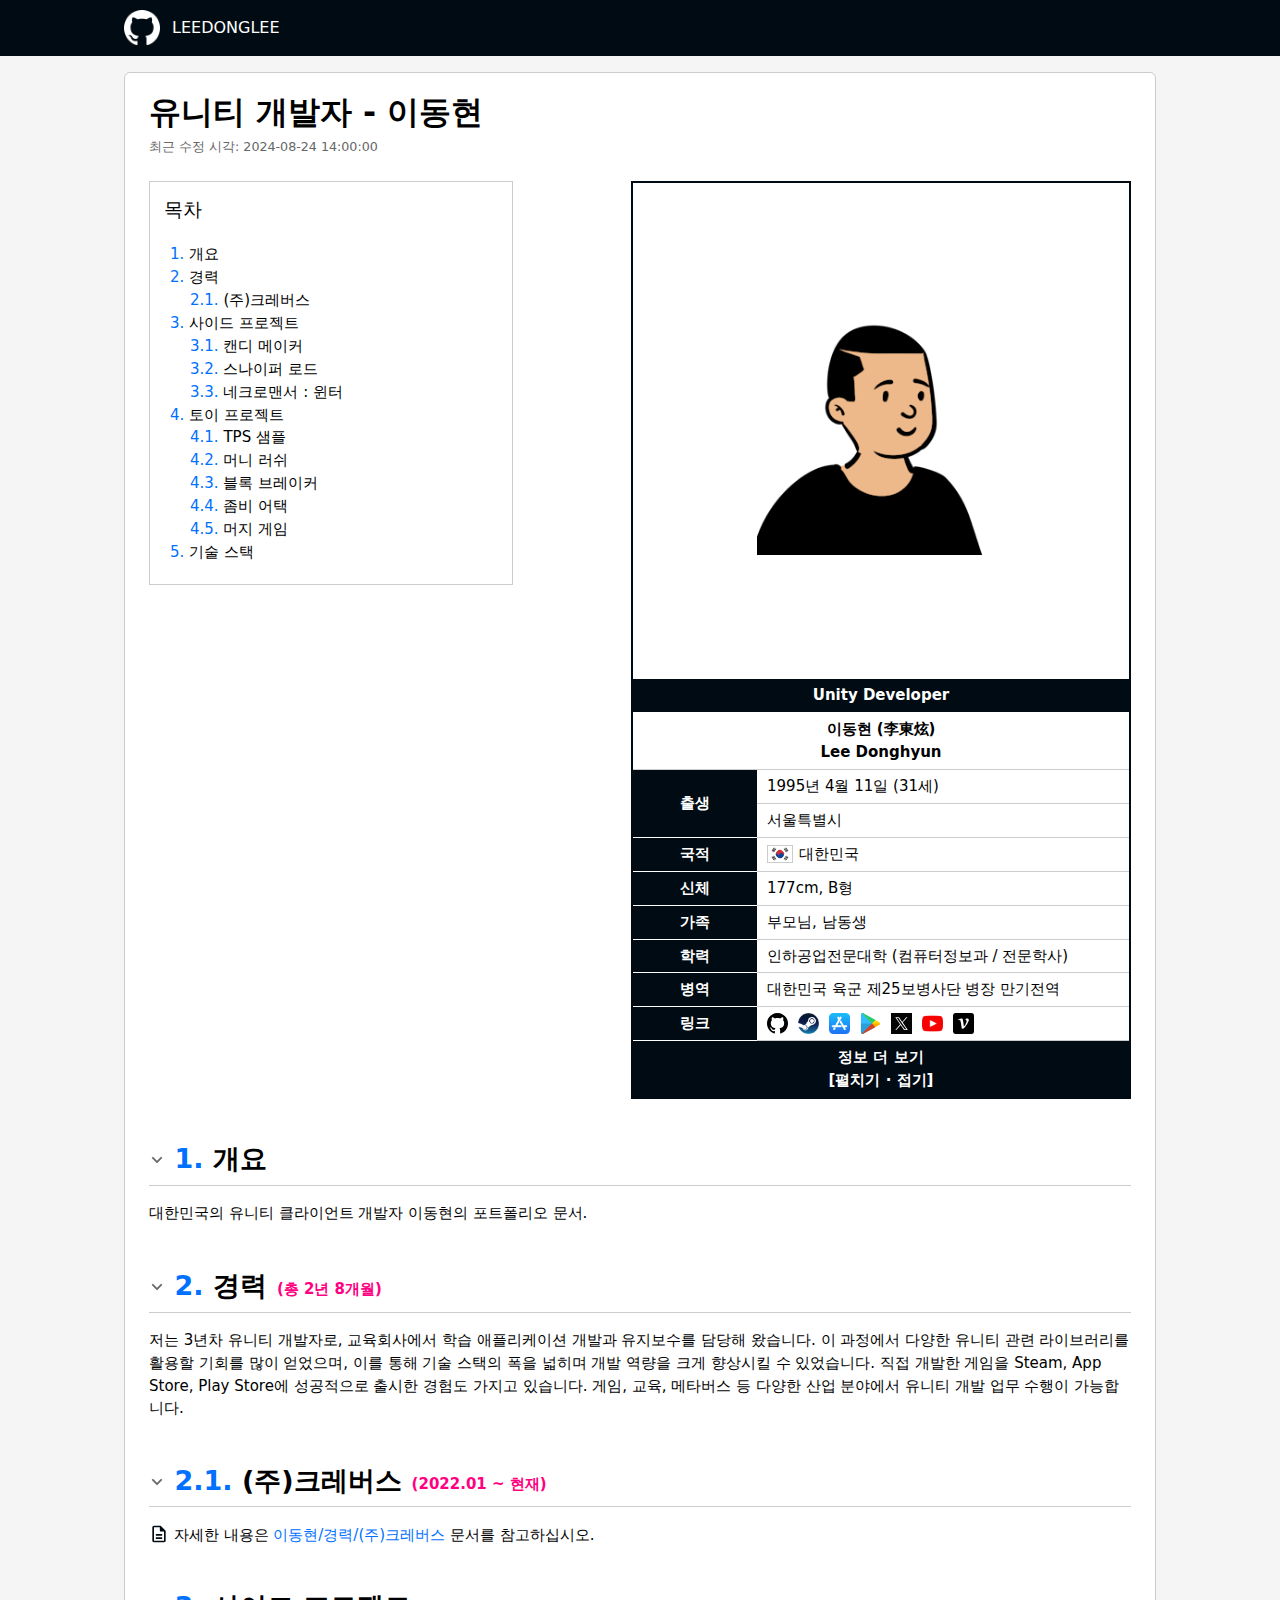
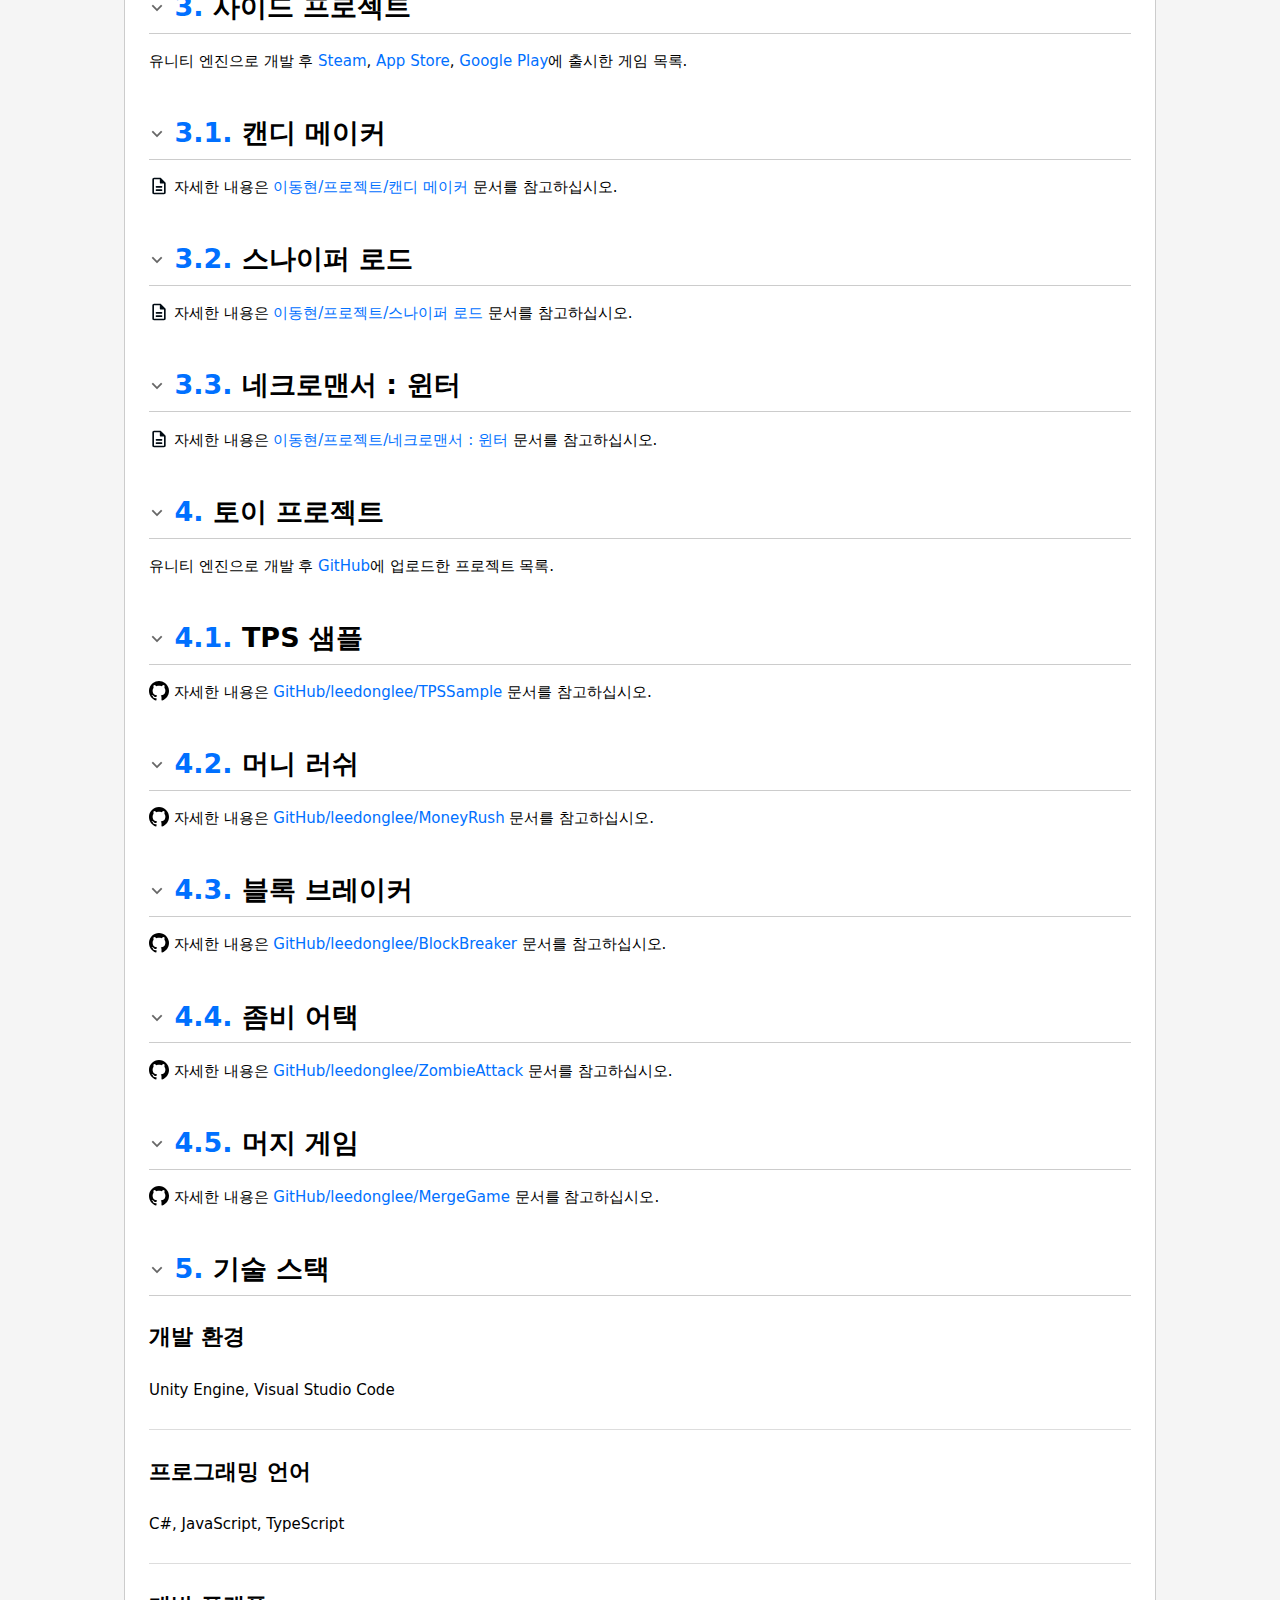
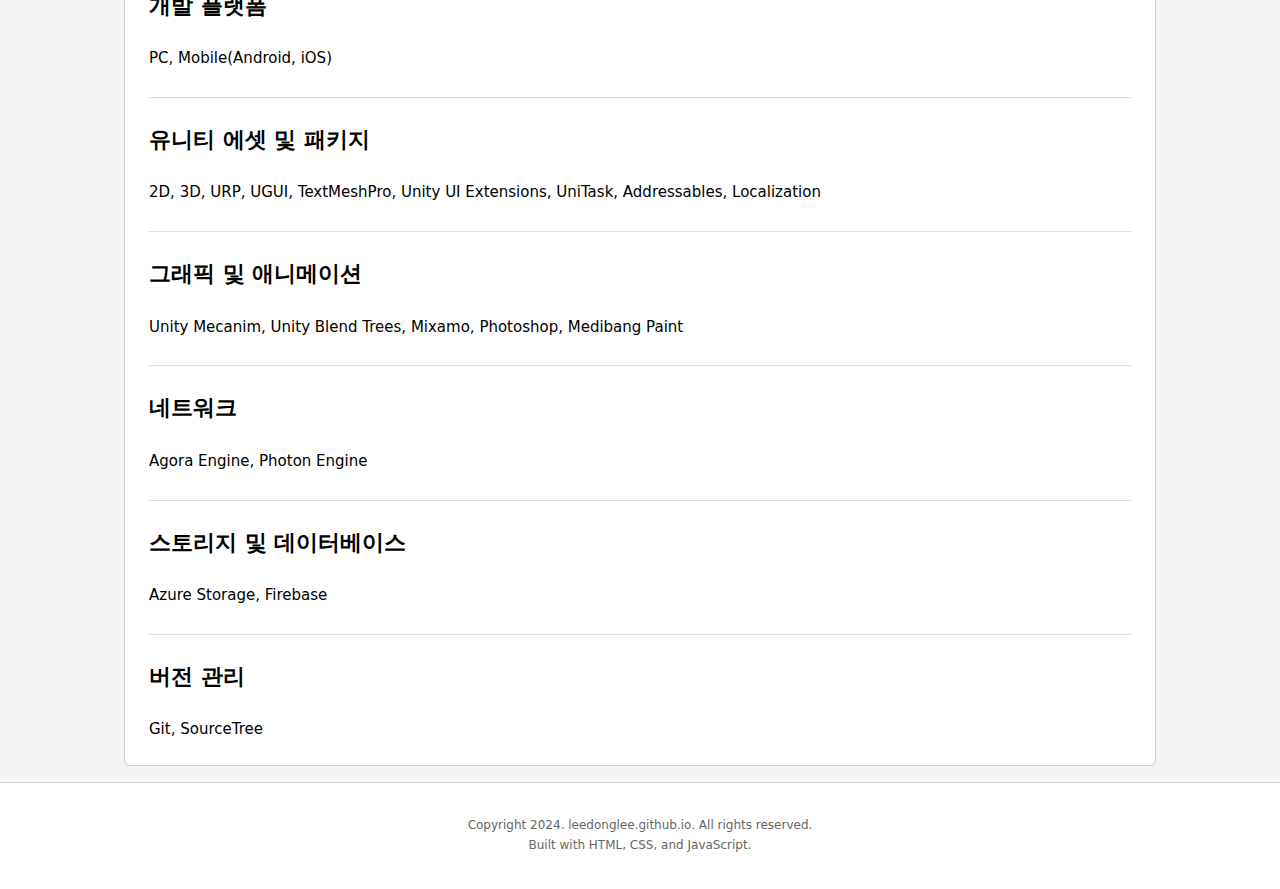
<file: index.html>
<!-- 0 -->
<!DOCTYPE html>
<html>
    <head>
        <!--<meta http-equiv="refresh" content="0; url=docs/main.html">-->
        <script async src="https://www.googletagmanager.com/gtag/js?id=G-HJVYGYMDYZ"></script>
        <script>
            window.dataLayer = window.dataLayer || [];
            function gtag(){dataLayer.push(arguments);}
            gtag('js', new Date());
            gtag('config', 'G-HJVYGYMDYZ');

            window.location.href='docs/main.html';
        </script>
    </head>
    <body>
    </body>
</html>
</file>
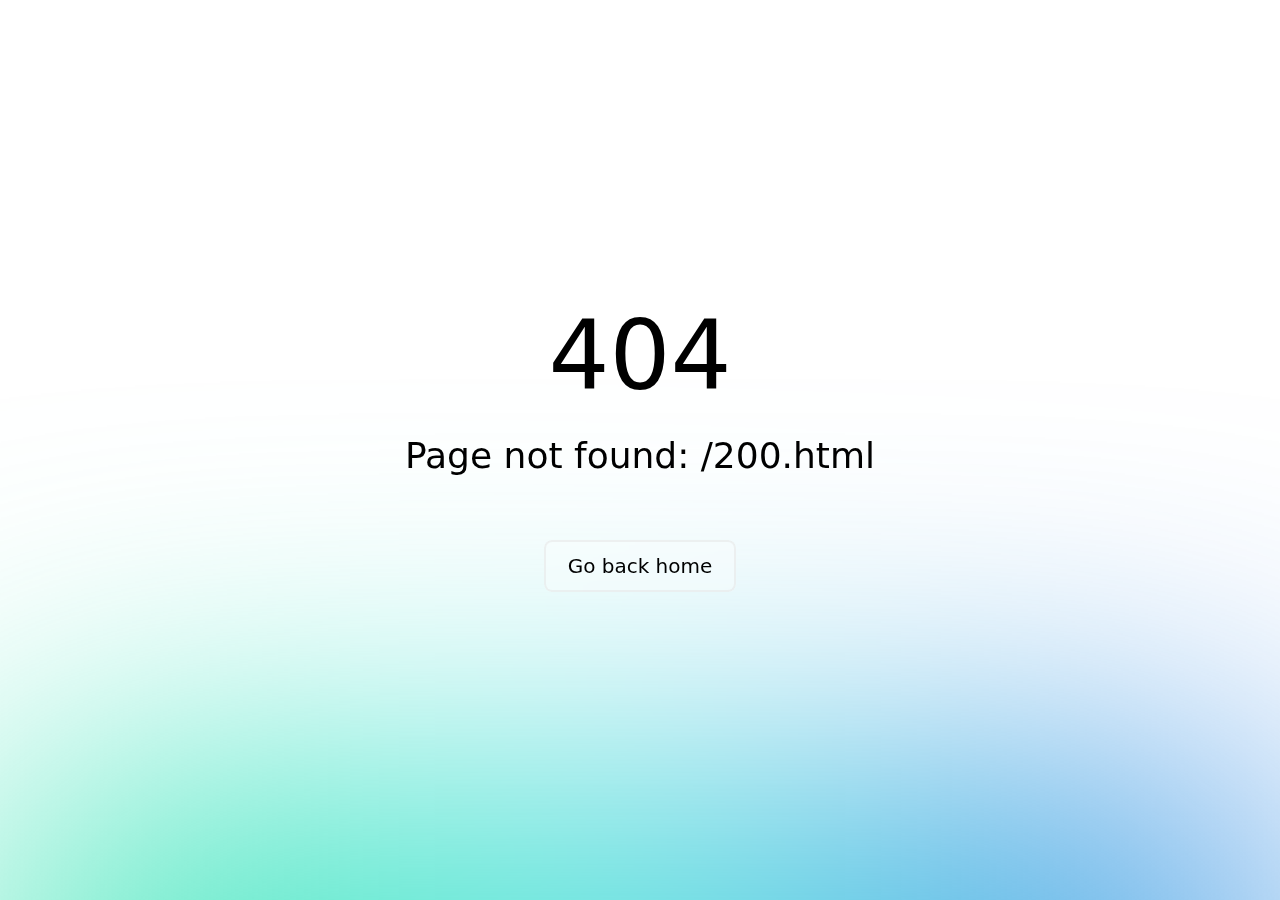
<file: 200.html>
<!DOCTYPE html><html><head><meta charset="utf-8">
<meta name="viewport" content="width=device-width, initial-scale=1">
<title>사이트 제목</title>
<script src="js/template.js"></script>
<link rel="stylesheet" href="css/style.css">
<link rel="modulepreload" as="script" crossorigin href="/_nuxt/BceWpBt1.js">
<link rel="prefetch" as="style" crossorigin href="/_nuxt/error-404.4oxyXxx0.css">
<link rel="prefetch" as="script" crossorigin href="/_nuxt/BVNb2q-x.js">
<link rel="prefetch" as="script" crossorigin href="/_nuxt/Cumj6fxB.js">
<link rel="prefetch" as="style" crossorigin href="/_nuxt/error-500.CZqNkBuR.css">
<link rel="prefetch" as="script" crossorigin href="/_nuxt/BmLr05lh.js">
<script type="module" src="/_nuxt/BceWpBt1.js" crossorigin></script>
<script id="unhead:payload" type="application/json">{"title":"사이트 제목"}</script></head><body><div id="__nuxt"></div><div id="teleports"></div><script type="application/json" data-nuxt-data="nuxt-app" data-ssr="false" id="__NUXT_DATA__">[{"prerenderedAt":1,"serverRendered":2},1752066966391,false]</script>
<script>window.__NUXT__={};window.__NUXT__.config={public:{},app:{baseURL:"/",buildId:"04f460e2-4aaf-46b8-bbd3-355321962147",buildAssetsDir:"/_nuxt/",cdnURL:""}}</script></body></html>
</file>
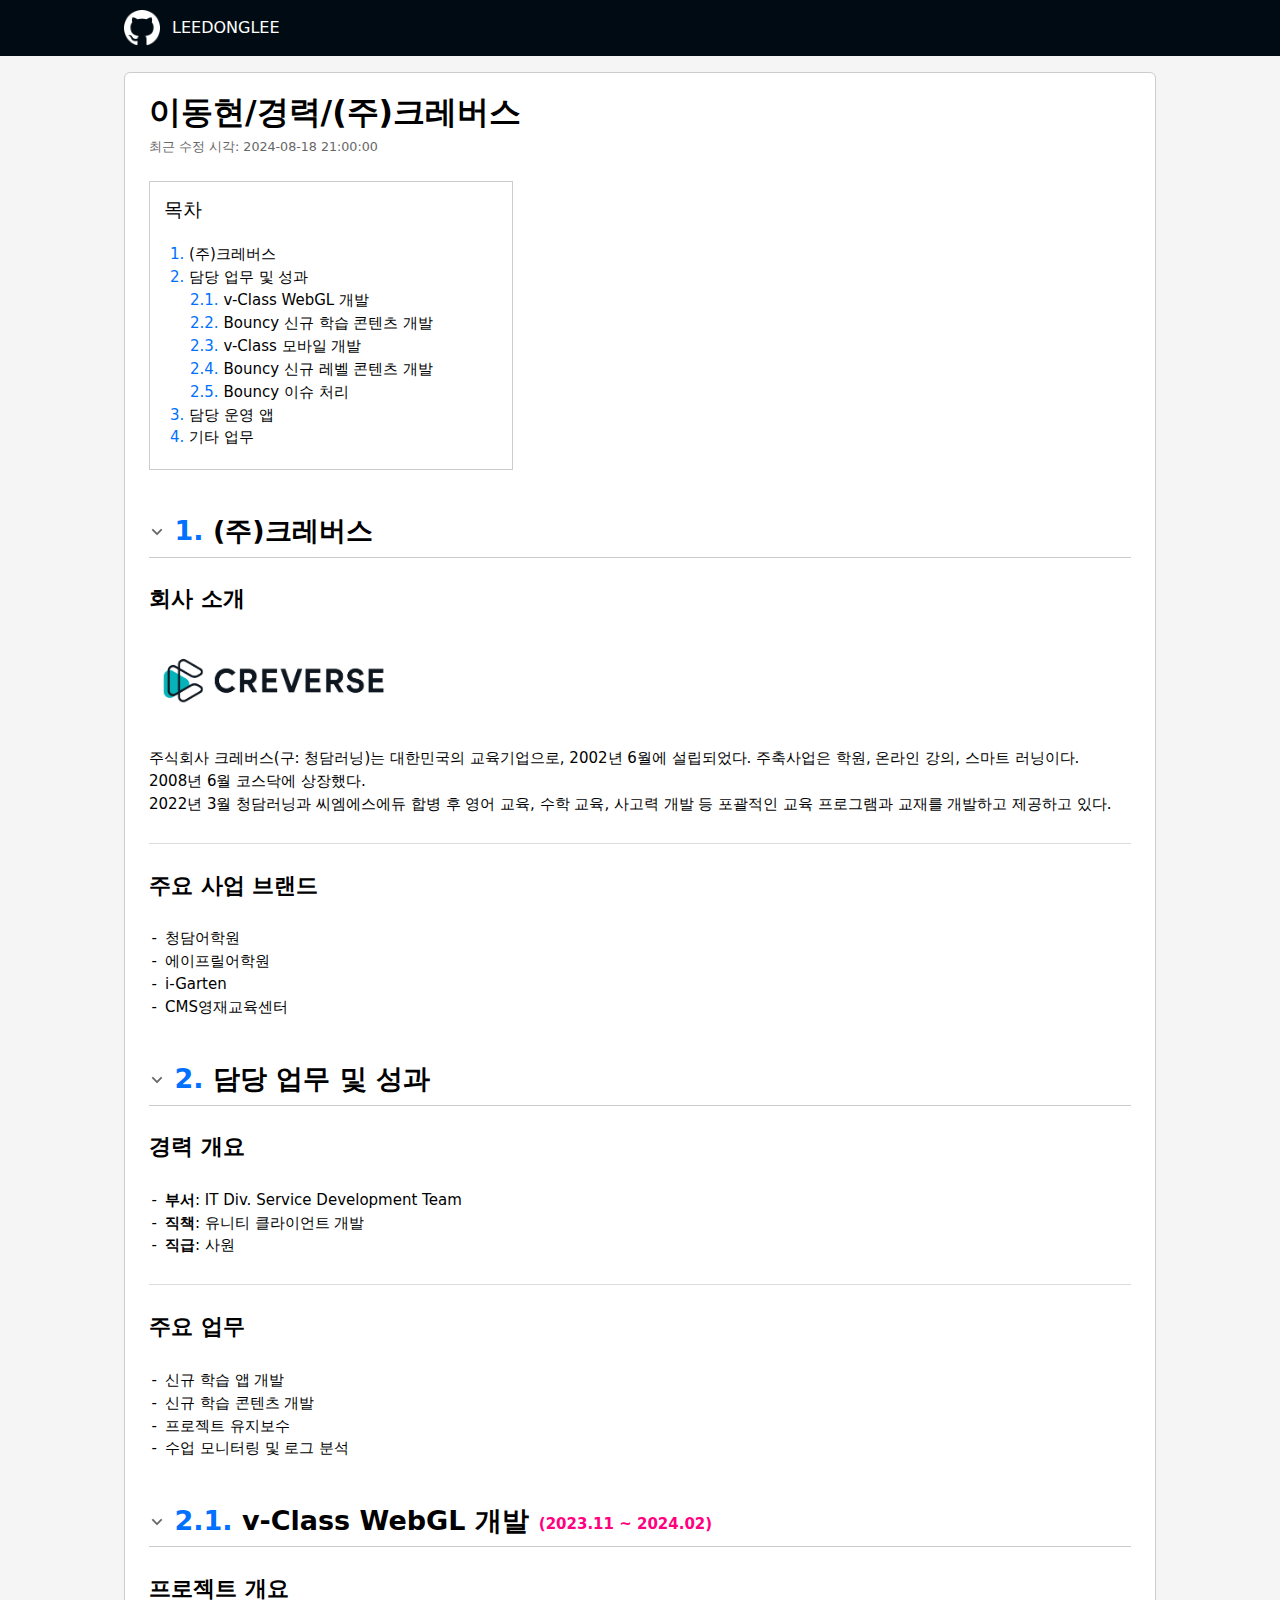
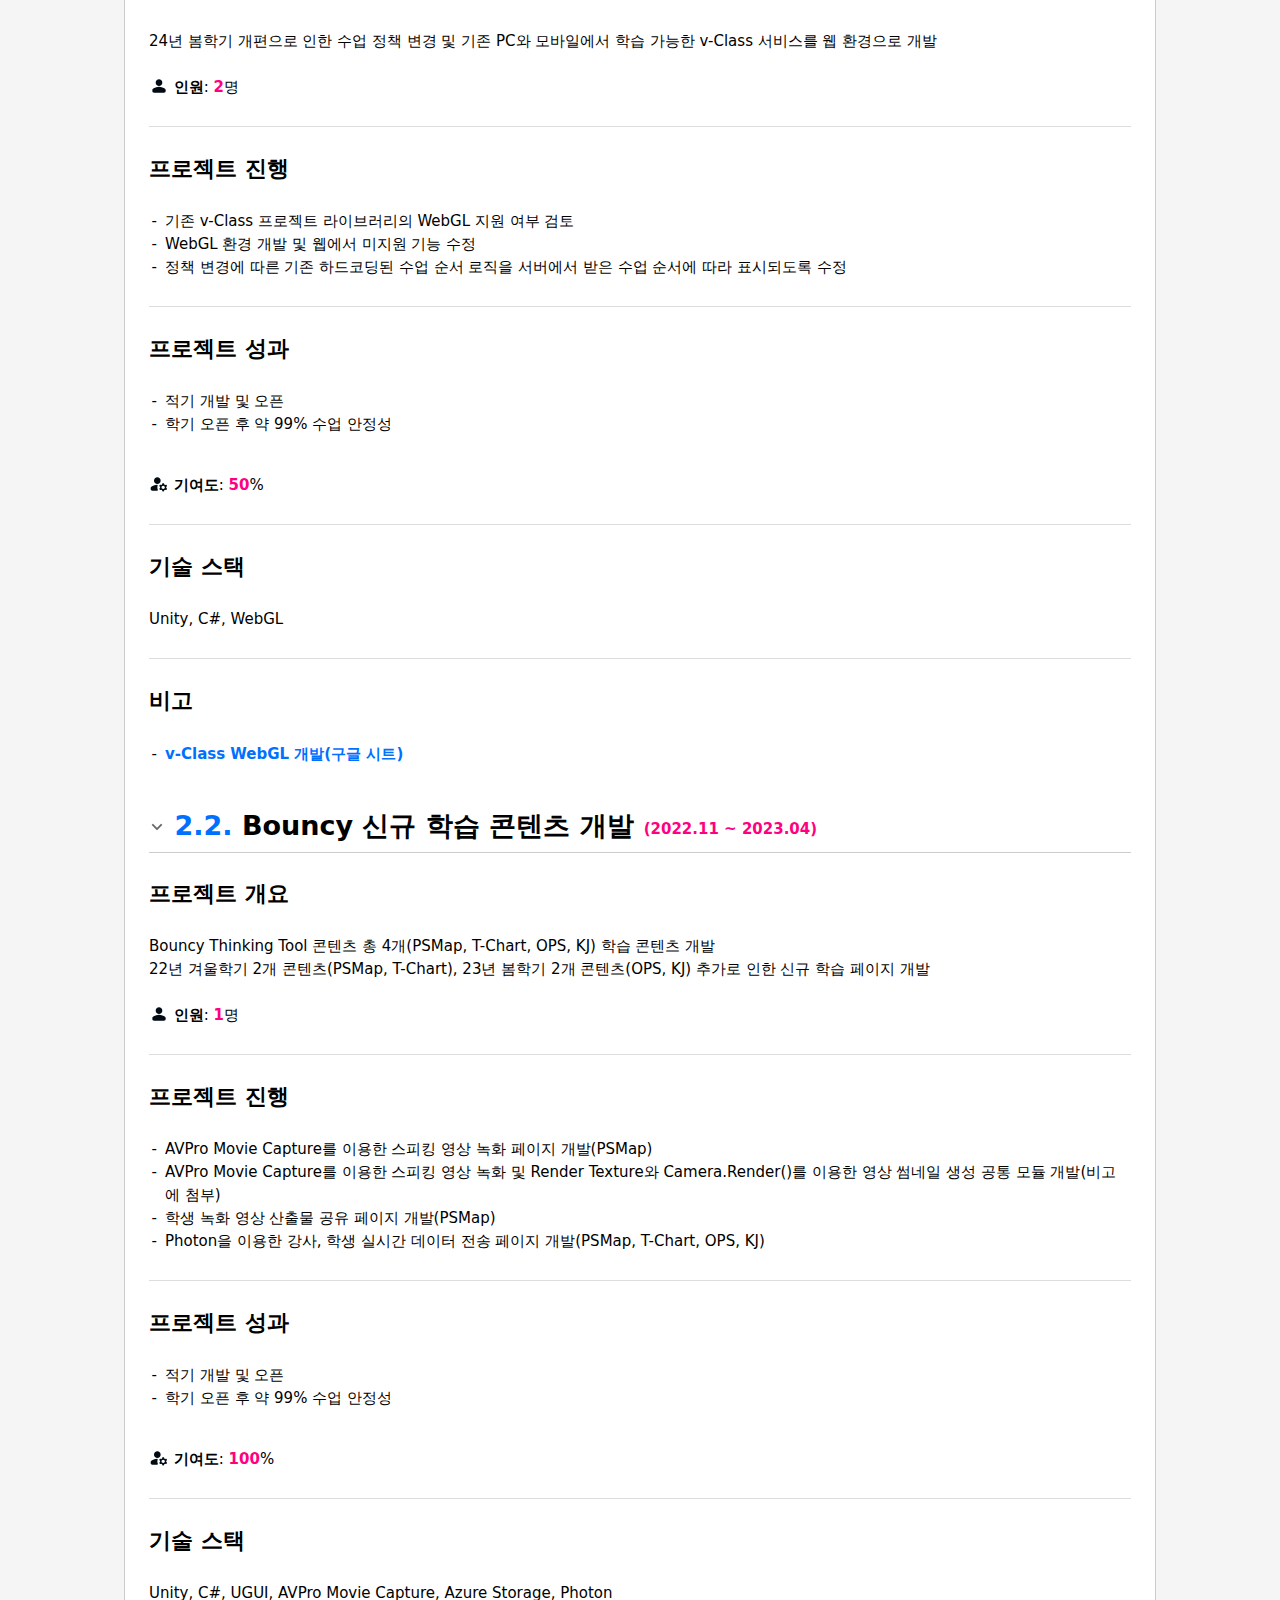
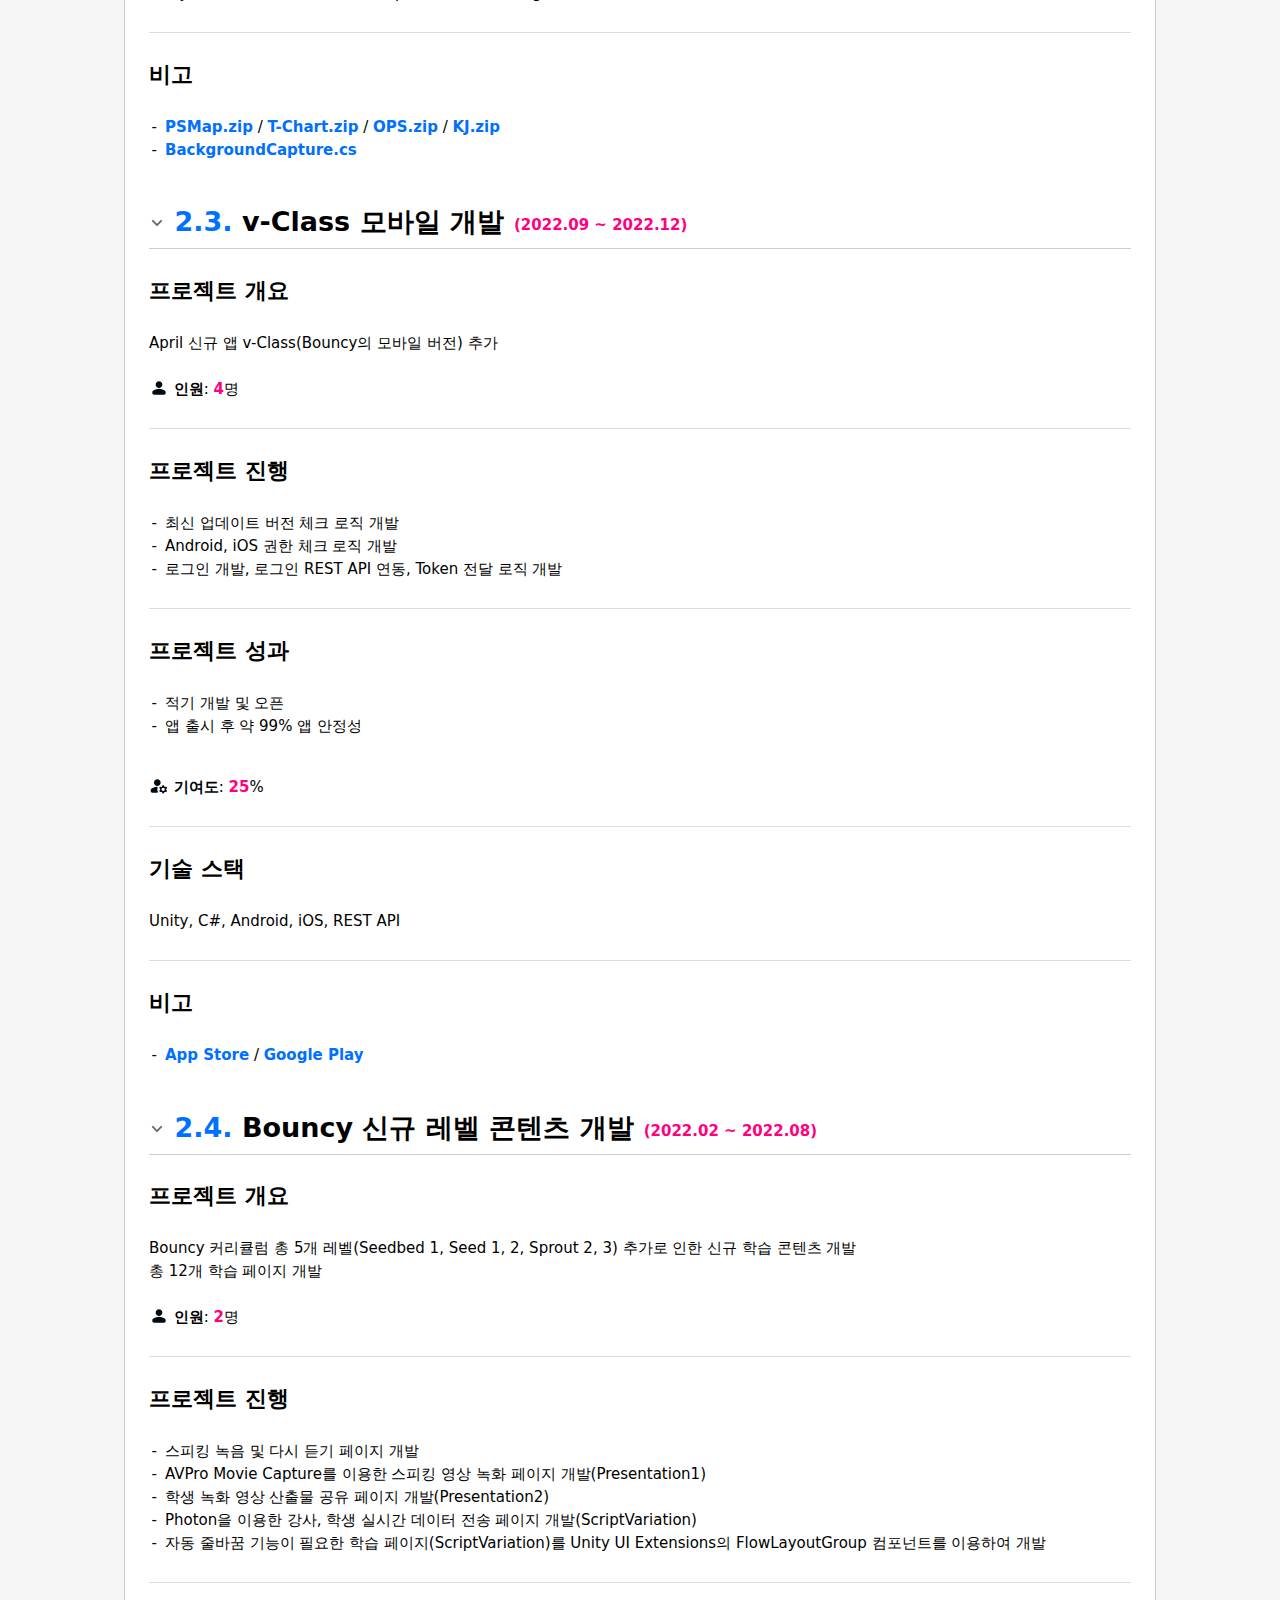
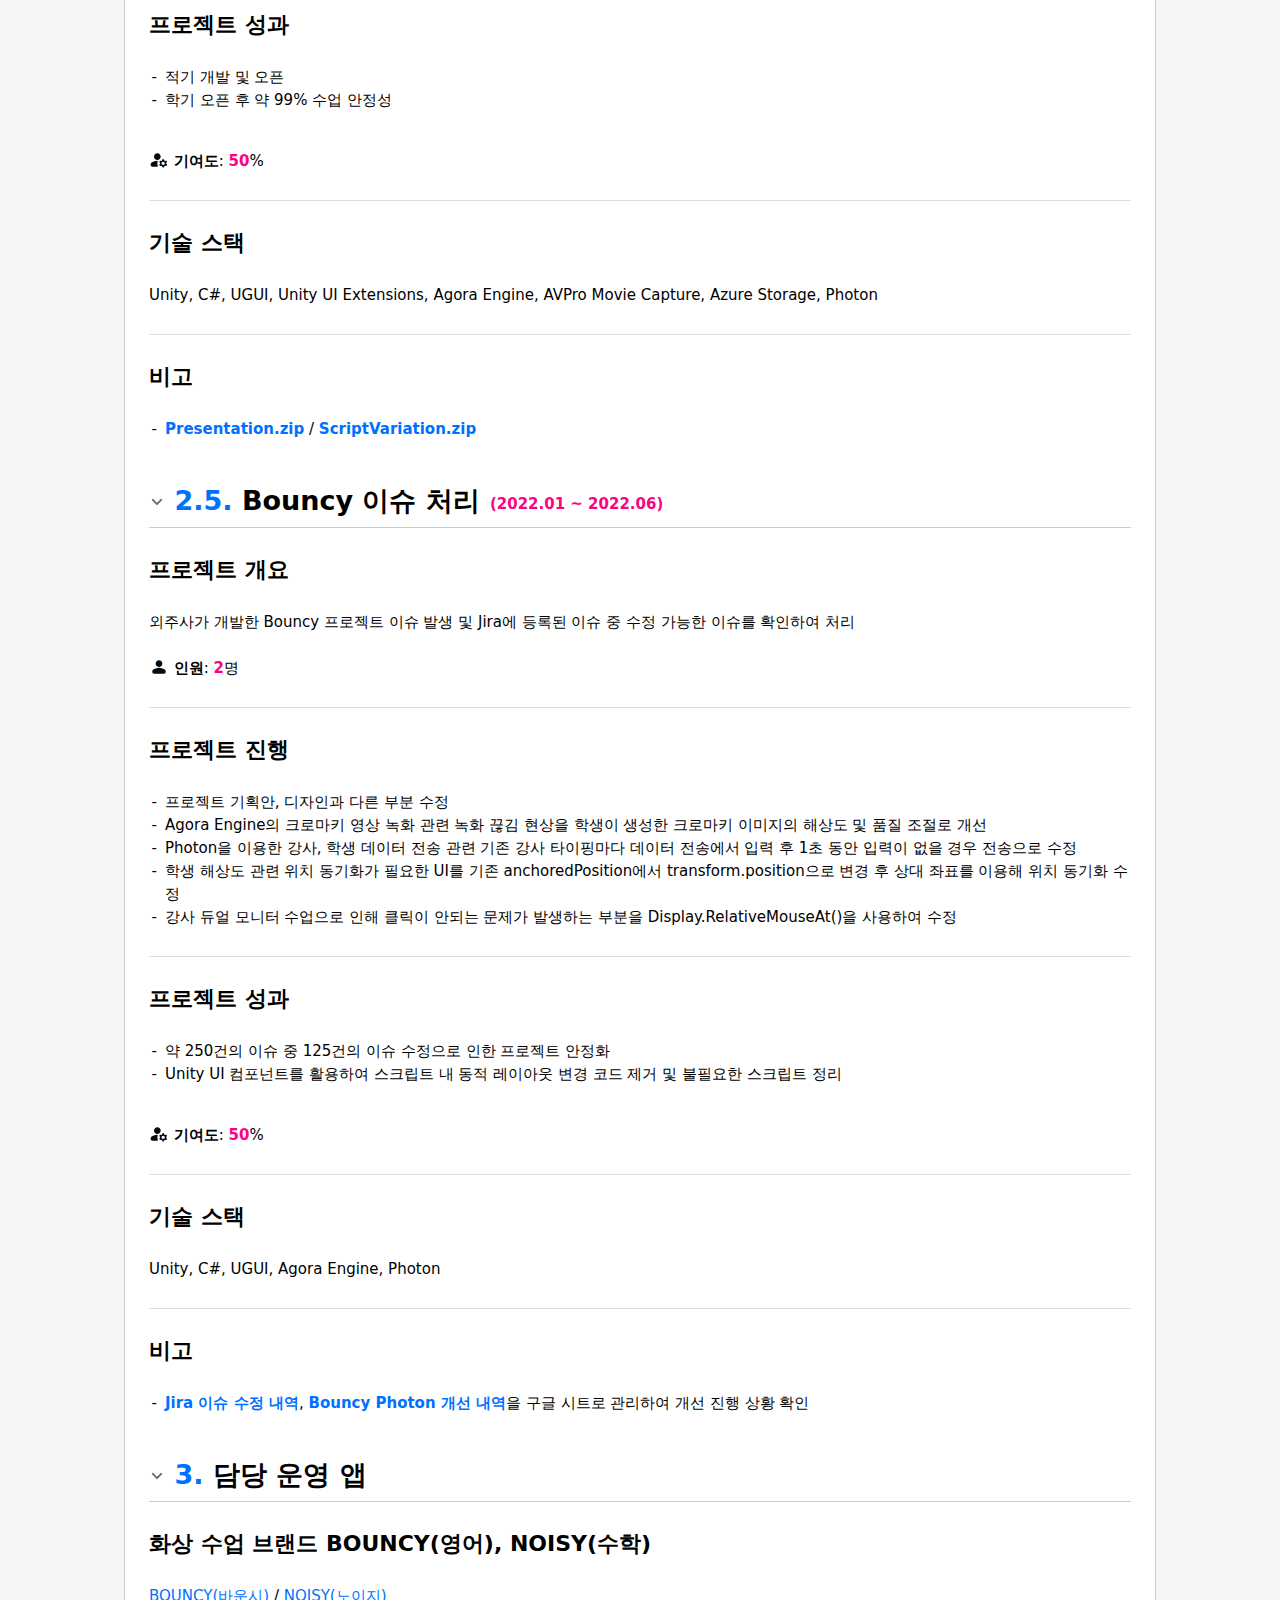
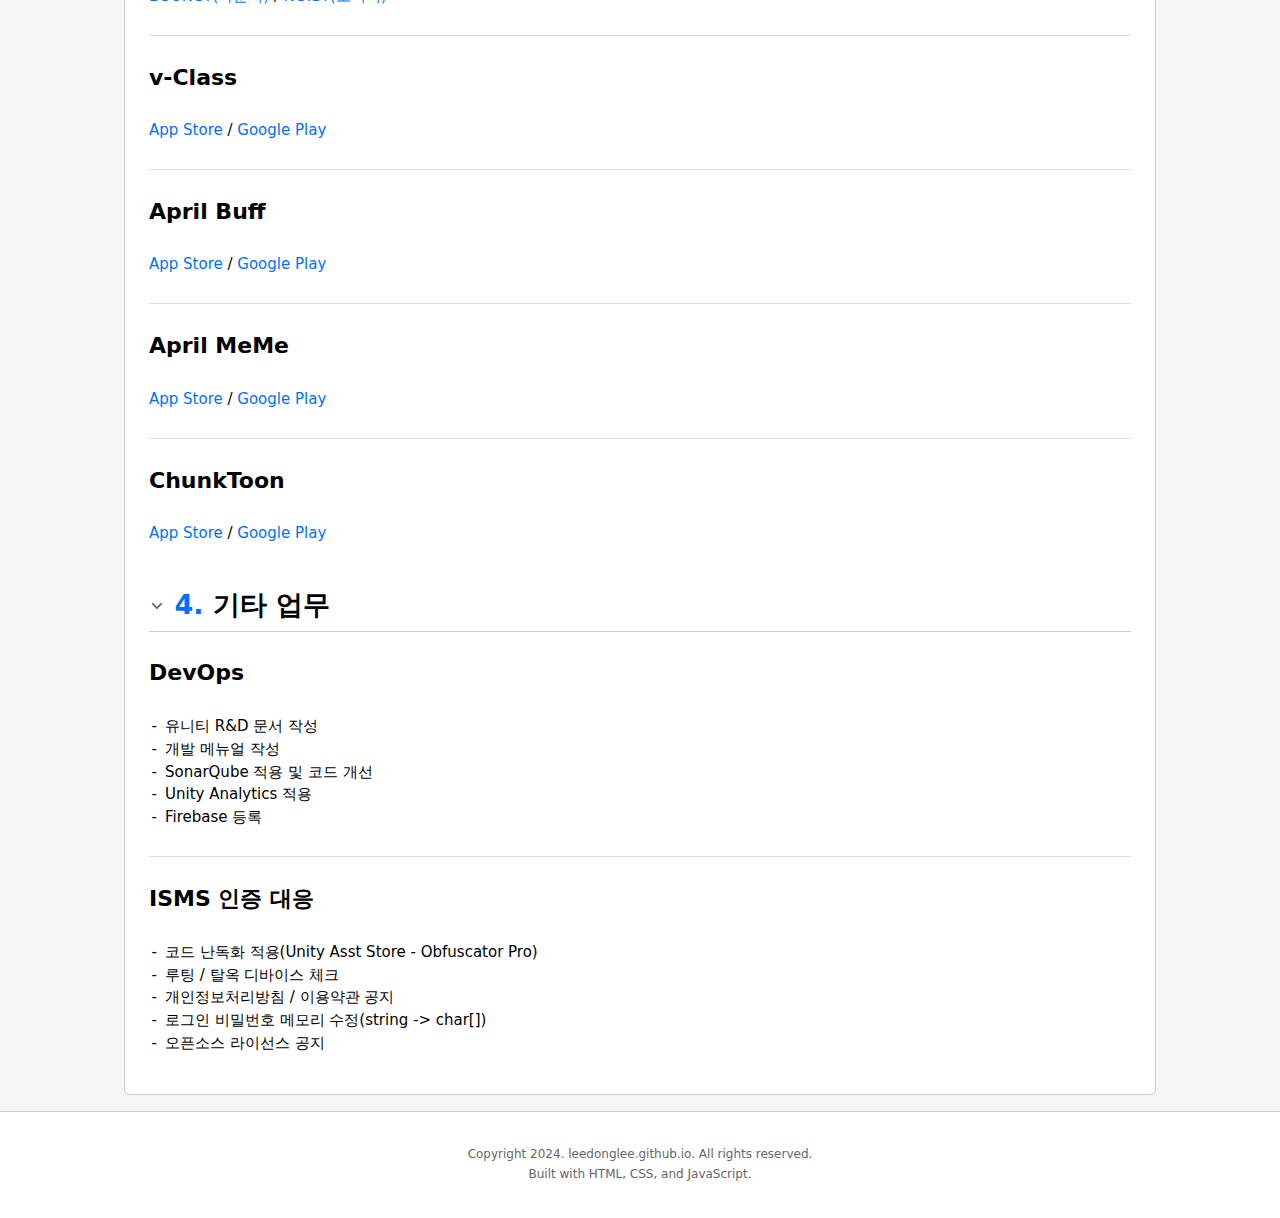
<file: docs/career_creverse.html>
<!DOCTYPE html>
<html lang="ko" translate="no">
    <head>
        <meta charset="UTF-8">
        <meta name="viewport" content="width=device-width, initial-scale=1.0">
        <meta name="google" content="notranslate" />
        <!-- CSS -->
        <link href="../css/base.css" type="text/css" media="all" rel="stylesheet" />
        <link href="../css/leedonglee.css?v1.0.0" type="text/css" media="all" rel="stylesheet" />
        <!-- SCRIPTS -->
        <script src="../scripts/jquery-3.3.1.min.js" type="text/javascript"></script>
        <script src="../scripts/leedonglee.js" type="text/javascript"></script>
        <script async src="https://www.googletagmanager.com/gtag/js?id=G-HJVYGYMDYZ"></script>
        <script>
            window.dataLayer = window.dataLayer || [];
            function gtag(){dataLayer.push(arguments);}
            gtag('js', new Date());
            gtag('config', 'G-HJVYGYMDYZ');
        </script>
        <title>이동현/경력/(주)크레버스</title>
    </head>
    <body>
        <div id="header">
            <div class="wrap">
                <a href="https://leedonglee.github.io">
                    <img src="../res/common/logo.png" width="36px" height="36px" style="background-color: white; margin-right: 12px;" />
                    LEEDONGLEE
                </a>
            </div>
        </div>
        <div id="container">
            <div class="wrap">
                <div id="page">
                    <h1>이동현/경력/(주)크레버스</h1>
                    <h2>최근 수정 시각: 2024-08-18 21:00:00</h2>
                </div>
                <div id="main">

                    <div id="list">
                        <div class="start">목차</div>
                        <div class="items">
                            <div>
                                <a href="#content-1">1</a>
                                <span>(주)크레버스</span>
                            </div>

                            <div>
                                <a href="#content-2">2</a>
                                <span>담당 업무 및 성과</span>
                            </div>
                            <div class="index-sub">
                                <a href="#content-2-1">2.1</a>
                                <span>v-Class WebGL 개발</span>
                            </div>
                            <div class="index-sub">
                                <a href="#content-2-2">2.2</a>
                                <span>Bouncy 신규 학습 콘텐츠 개발</span>
                            </div>
                            <div class="index-sub">
                                <a href="#content-2-3">2.3</a>
                                <span>v-Class 모바일 개발</span>
                            </div>
                            <div class="index-sub">
                                <a href="#content-2-4">2.4</a>
                                <span>Bouncy 신규 레벨 콘텐츠 개발</span>
                            </div>
                            <div class="index-sub">
                                <a href="#content-2-5">2.5</a>
                                <span>Bouncy 이슈 처리</span>
                            </div>

                            <div>
                                <a href="#content-3">3</a>
                                <span>담당 운영 앱</span>
                            </div>

                            <div>
                                <a href="#content-4">4</a>
                                <span>기타 업무</span>
                            </div>
                        </div>
                    </div>
                </div>

                <div id="content-1">
                    <div class="content-head">
                        <a class="toggle">
                            <img src="../res/common/arrow_down.png" />
                            <span>1</span>
                        </a>
                        <span>(주)크레버스</span>
                    </div>
                    <div class="content-body">
                        <h1>회사 소개</h1>
                        <!--<a href="https://creverse.com">--><img src="../res/career/creverse/creverse.png" width="256px" /><!--</a>-->
                        <br><br>
                        주식회사 크레버스(구: 청담러닝)는 대한민국의 교육기업으로, 2002년 6월에 설립되었다. 주축사업은 학원, 온라인 강의, 스마트 러닝이다.
                        <br>
                        2008년 6월 코스닥에 상장했다.
                        <br>
                        2022년 3월 청담러닝과 씨엠에스에듀 합병 후 영어 교육, 수학 교육, 사고력 개발 등 포괄적인 교육 프로그램과 교재를 개발하고 제공하고 있다.
                        <hr>
                        <h1>주요 사업 브랜드</h1>
                        <ul>
                            <li>청담어학원</li>
                            <li>에이프릴어학원</li>
                            <li>i-Garten</li>
                            <li>CMS영재교육센터</li>
                        </ul>
                    </div>
                </div>

                <div id="content-2">
                    <div class="content-head">
                        <a class="toggle">
                            <img src="../res/common/arrow_down.png" />
                            <span>2</span>
                        </a>
                        <span>담당 업무 및 성과</span>
                    </div>
                    <div class="content-body">
                        <h1>경력 개요</h1>
                        <ul>
                            <li><b>부서</b>: IT Div. Service Development Team</li>
                            <li><b>직책</b>: 유니티 클라이언트 개발</li>
                            <li><b>직급</b>: 사원</li>
                        </ul>
                        <hr>
                        <h1>주요 업무</h1>
                        <ul>
                            <li>신규 학습 앱 개발</li>
                            <li>신규 학습 콘텐츠 개발</li>
                            <li>프로젝트 유지보수</li>
                            <li>수업 모니터링 및 로그 분석</li>
                        </ul>
                    </div>
                </div>

                <div id="content-2-1">
                    <div class="content-head">
                        <a class="toggle">
                            <img src="../res/common/arrow_down.png" />
                            <span>2.1</span>
                        </a>
                        <span>v-Class WebGL 개발</span><span class="period">(2023.11 ~ 2024.02)</span>
                    </div>
                    <div class="content-body">
                        <h1>프로젝트 개요</h1>
                        24년 봄학기 개편으로 인한 수업 정책 변경 및 기존 PC와 모바일에서 학습 가능한 v-Class 서비스를 웹 환경으로 개발
                        <br><br>
                        <img class="icon" src="../res/common/person.svg"> <b>인원</b>: <span class="accent">2</span>명
                        <hr>
                        <h1>프로젝트 진행</h1>
                        <ul>
                            <li>기존 v-Class 프로젝트 라이브러리의 WebGL 지원 여부 검토</li>
                            <li>WebGL 환경 개발 및 웹에서 미지원 기능 수정</li>
                            <li>정책 변경에 따른 기존 하드코딩된 수업 순서 로직을 서버에서 받은 수업 순서에 따라 표시되도록 수정</li>
                        </ul>
                        <hr>
                        <h1>프로젝트 성과</h1>
                        <ul>
                            <li>적기 개발 및 오픈</li>
                            <li>학기 오픈 후 약 99% 수업 안정성</li>
                        </ul>
                        <br>
                        <img class="icon" src="../res/common/person_gear.svg"> <b>기여도</b>: <span class="accent">50</span>%
                        <hr>
                        <h1>기술 스택</h1>
                        Unity, C#, WebGL
                        <hr>
                        <h1>비고</h1>
                        <ul>
                            <li><a class="link" href="https://docs.google.com/spreadsheets/d/1f11WhccUo3QhdCPlRstDi3byjSZf4Kt9HPFcwjp_jh4/edit?gid=951061137#gid=951061137" target="_blank" rel="noopener noreferrer"><b>v-Class WebGL 개발(구글 시트)</b></a></li>
                        </ul>
                    </div>
                </div>

                <div id="content-2-2">
                    <div class="content-head">
                        <a class="toggle">
                            <img src="../res/common/arrow_down.png" />
                            <span>2.2</span>
                        </a>
                        <span>Bouncy 신규 학습 콘텐츠 개발</span><span class="period">(2022.11 ~ 2023.04)</span>
                    </div>
                    <div class="content-body">
                        <h1>프로젝트 개요</h1>
                        Bouncy Thinking Tool 콘텐츠 총 4개(PSMap, T-Chart, OPS, KJ) 학습 콘텐츠 개발
                        <br>
                        22년 겨울학기 2개 콘텐츠(PSMap, T-Chart), 23년 봄학기 2개 콘텐츠(OPS, KJ) 추가로 인한 신규 학습 페이지 개발
                        <br><br>
                        <img class="icon" src="../res/common/person.svg"> <b>인원</b>: <span class="accent">1</span>명
                        <hr>
                        <h1>프로젝트 진행</h1>
                        <ul>
                            <li>AVPro Movie Capture를 이용한 스피킹 영상 녹화 페이지 개발(PSMap)</li>
                            <li>AVPro Movie Capture를 이용한 스피킹 영상 녹화 및 Render Texture와 Camera.Render()를 이용한 영상 썸네일 생성 공통 모듈 개발(비고에 첨부)</li>
                            <li>학생 녹화 영상 산출물 공유 페이지 개발(PSMap)</li>
                            <li>Photon을 이용한 강사, 학생 실시간 데이터 전송 페이지 개발(PSMap, T-Chart, OPS, KJ)</li>
                        </ul>
                        <hr>
                        <h1>프로젝트 성과</h1>
                        <ul>
                            <li>적기 개발 및 오픈</li>
                            <li>학기 오픈 후 약 99% 수업 안정성</li>
                        </ul>
                        <br>
                        <img class="icon" src="../res/common/person_gear.svg"> <b>기여도</b>: <span class="accent">100</span>%
                        <hr>
                        <h1>기술 스택</h1>
                        Unity, C#, UGUI, AVPro Movie Capture, Azure Storage, Photon
                        <hr>
                        <h1>비고</h1>
                        <ul>
                            <li><a class="link" href="https://drive.google.com/file/d/1mce9g-9wHaetePyW8kL5Z2vdEqgjOLPY/view?usp=drive_link" target="_blank" rel="noopener noreferrer"><b>PSMap.zip</b></a> / <a class="link" href="https://drive.google.com/file/d/1aFeYIoDdz3BVpNCvQtkpT6m_5C6bPpaE/view?usp=drive_link" target="_blank" rel="noopener noreferrer"><b>T-Chart.zip</b></a> / <a class="link" href="https://drive.google.com/file/d/1ikeMg8_JYVELgT2_zCgdv-dRlBZpmS2r/view?usp=drive_link" target="_blank" rel="noopener noreferrer"><b>OPS.zip</b></a> / <a class="link" href="https://drive.google.com/file/d/1sns74JeqBLDL4r9mFKqsnM3gALiDVewR/view?usp=drive_link" target="_blank" rel="noopener noreferrer"><b>KJ.zip</b></a></li>
                            <li><a class="link" href="https://drive.google.com/file/d/1J8PbLOc8h6ItQ4x9HCrjh3qF51Wp_LJH/view?usp=drive_link" target="_blank" rel="noopener noreferrer"><b>BackgroundCapture.cs</b></a></li>
                        </ul>
                    </div>
                </div>

                <div id="content-2-3">
                    <div class="content-head">
                        <a class="toggle">
                            <img src="../res/common/arrow_down.png" />
                            <span>2.3</span>
                        </a>
                        <span>v-Class 모바일 개발</span><span class="period">(2022.09 ~ 2022.12)</span>
                    </div>
                    <div class="content-body">
                        <h1>프로젝트 개요</h1>
                        April 신규 앱 v-Class(Bouncy의 모바일 버전) 추가
                        <br><br>
                        <img class="icon" src="../res/common/person.svg"> <b>인원</b>: <span class="accent">4</span>명
                        <hr>
                        <h1>프로젝트 진행</h1>
                        <ul>
                            <li>최신 업데이트 버전 체크 로직 개발</li>
                            <li>Android, iOS 권한 체크 로직 개발</li>
                            <li>로그인 개발, 로그인 REST API 연동, Token 전달 로직 개발</li>
                        </ul>
                        <hr>
                        <h1>프로젝트 성과</h1>
                        <ul>
                            <li>적기 개발 및 오픈</li>
                            <li>앱 출시 후 약 99% 앱 안정성</li>
                        </ul>
                        <br>
                        <img class="icon" src="../res/common/person_gear.svg"> <b>기여도</b>: <span class="accent">25</span>%
                        <hr>
                        <h1>기술 스택</h1>
                        Unity, C#, Android, iOS, REST API
                        <hr>
                        <h1>비고</h1>
                        <ul>
                            <li><a class="link" href="https://apps.apple.com/us/app/v-class/id6443698400" target="_blank" rel="noopener noreferrer"><b>App Store</b></a> / <a class="link" href="https://play.google.com/store/apps/details?id=com.creverse.vcl.mobile" target="_blank" rel="noopener noreferrer"><b>Google Play</b></a></li>
                        </ul>
                    </div>
                </div>

                <div id="content-2-4">
                    <div class="content-head">
                        <a class="toggle">
                            <img src="../res/common/arrow_down.png" />
                            <span>2.4</span>
                        </a>
                        <span>Bouncy 신규 레벨 콘텐츠 개발</span><span class="period">(2022.02 ~ 2022.08)</span>
                    </div>
                    <div class="content-body">
                        <h1>프로젝트 개요</h1>
                        Bouncy 커리큘럼 총 5개 레벨(Seedbed 1, Seed 1, 2, Sprout 2, 3) 추가로 인한 신규 학습 콘텐츠 개발
                        <br>
                        총 12개 학습 페이지 개발
                        <br><br>
                        <img class="icon" src="../res/common/person.svg"> <b>인원</b>: <span class="accent">2</span>명
                        <hr>
                        <h1>프로젝트 진행</h1>
                        <ul>
                            <!-- 개발한 페이지 -->
                            <!--
                            22년 봄 B201, B202, B302 (Ideation, Creation, Presentation)
                            22년 여름 B303 (Email Writing, Topical Speaking)
                            22년 가을 B102 (Vocabulary Building, Theme Talk, Sound Attack, Story Map, Sentence Building, Comprehension Check, Story Completion)
                            -->
                            <li>스피킹 녹음 및 다시 듣기 페이지 개발</li>
                            <li>AVPro Movie Capture를 이용한 스피킹 영상 녹화 페이지 개발(Presentation1)</li>
                            <li>학생 녹화 영상 산출물 공유 페이지 개발(Presentation2)</li>
                            <li>Photon을 이용한 강사, 학생 실시간 데이터 전송 페이지 개발(ScriptVariation)</li>
                            <li>자동 줄바꿈 기능이 필요한 학습 페이지(ScriptVariation)를 Unity UI Extensions의 FlowLayoutGroup 컴포넌트를 이용하여 개발</li>
                        </ul>
                        <hr>
                        <h1>프로젝트 성과</h1>
                        <ul>
                            <li>적기 개발 및 오픈</li>
                            <li>학기 오픈 후 약 99% 수업 안정성</li>
                        </ul>
                        <br>
                        <img class="icon" src="../res/common/person_gear.svg"> <b>기여도</b>: <span class="accent">50</span>%
                        <hr>
                        <h1>기술 스택</h1>
                        Unity, C#, UGUI, Unity UI Extensions, Agora Engine, AVPro Movie Capture, Azure Storage, Photon
                        <hr>
                        <h1>비고</h1>
                        <ul>
                            <li><a class="link" href="https://drive.google.com/file/d/1677OE_yXMhoKdkWvz4zqqW_s2wty4HuY/view?usp=sharing" target="_blank" rel="noopener noreferrer"><b>Presentation.zip</b></a> / <a class="link" href="https://drive.google.com/file/d/1YOR41h6jIf3oPDzBr4fnP8xGDoA5XRbS/view?usp=sharing" target="_blank" rel="noopener noreferrer"><b>ScriptVariation.zip</b></a></li>
                        </ul>
                    </div>
                </div>

                <div id="content-2-5">
                    <div class="content-head">
                        <a class="toggle">
                            <img src="../res/common/arrow_down.png" />
                            <span>2.5</span>
                        </a>
                        <span>Bouncy 이슈 처리</span><span class="period">(2022.01 ~ 2022.06)</span>
                    </div>
                    <div class="content-body">
                        <h1>프로젝트 개요</h1>
                        외주사가 개발한 Bouncy 프로젝트 이슈 발생 및 Jira에 등록된 이슈 중 수정 가능한 이슈를 확인하여 처리
                        <br><br>
                        <img class="icon" src="../res/common/person.svg"> <b>인원</b>: <span class="accent">2</span>명
                        <hr>
                        <h1>프로젝트 진행</h1>
                        <ul>
                            <li>프로젝트 기획안, 디자인과 다른 부분 수정</li>
                            <li>Agora Engine의 크로마키 영상 녹화 관련 녹화 끊김 현상을 학생이 생성한 크로마키 이미지의 해상도 및 품질 조절로 개선</li>
                            <li>Photon을 이용한 강사, 학생 데이터 전송 관련 기존 강사 타이핑마다 데이터 전송에서 입력 후 1초 동안 입력이 없을 경우 전송으로 수정</li>
                            <li>학생 해상도 관련 위치 동기화가 필요한 UI를 기존 anchoredPosition에서 transform.position으로 변경 후 상대 좌표를 이용해 위치 동기화 수정</li>
                            <li>강사 듀얼 모니터 수업으로 인해 클릭이 안되는 문제가 발생하는 부분을 Display.RelativeMouseAt()을 사용하여 수정</li>
                        </ul>
                        <hr>
                        <h1>프로젝트 성과</h1>
                        <ul>
                            <li>약 250건의 이슈 중 125건의 이슈 수정으로 인한 프로젝트 안정화</li>
                            <li>Unity UI 컴포넌트를 활용하여 스크립트 내 동적 레이아웃 변경 코드 제거 및 불필요한 스크립트 정리</li>
                        </ul>
                        <br>
                        <img class="icon" src="../res/common/person_gear.svg"> <b>기여도</b>: <span class="accent">50</span>%
                        <hr>
                        <h1>기술 스택</h1>
                        Unity, C#, UGUI, Agora Engine, Photon
                        <hr>
                        <h1>비고</h1>
                        <ul>
                            <li><a class="link" href="https://docs.google.com/spreadsheets/d/1f11WhccUo3QhdCPlRstDi3byjSZf4Kt9HPFcwjp_jh4/edit?usp=sharing" target="_blank" rel="noopener noreferrer"><b>Jira 이슈 수정 내역</b></a>, <a class="link" href="https://docs.google.com/spreadsheets/d/1fll5onBcbviUYo3SHawbG2EMRtupGdna/edit?usp=drive_link&ouid=102632862573685581040&rtpof=true&sd=true" target="_blank" rel="noopener noreferrer"><b>Bouncy Photon 개선 내역</b></a>을 구글 시트로 관리하여 개선 진행 상황 확인</li>
                        </ul>
                    </div>
                </div>

                <div id="content-3">
                    <div class="content-head">
                        <a class="toggle">
                            <img src="../res/common/arrow_down.png" />
                            <span>3</span>
                        </a>
                        <span>담당 운영 앱</span>
                    </div>
                    <div class="content-body">
                        <h1>화상 수업 브랜드 BOUNCY(영어), NOISY(수학)</h1>
                        <a class="link" href="https://vlc.creverse.com/brand/bouncy" target="_blank" rel="noopener noreferrer">BOUNCY(바운시)</a> / <a class="link" href="https://vlc.creverse.com/brand/noisy" target="_blank" rel="noopener noreferrer">NOISY(노이지)</a>
                        <hr>
                        <h1>v-Class</h1>
                        <a class="link" href="https://apps.apple.com/us/app/v-class/id6443698400" target="_blank" rel="noopener noreferrer">App Store</a> / <a class="link" href="https://play.google.com/store/apps/details?id=com.creverse.vcl.mobile" target="_blank" rel="noopener noreferrer">Google Play</a>
                        <hr>
                        <h1>April Buff</h1>
                        <a class="link" href="https://apps.apple.com/kr/app/april-buff/id1498580532" target="_blank" rel="noopener noreferrer">App Store</a>  / <a class="link" href="https://play.google.com/store/apps/details?id=com.chungdahm.aprilbuffar" target="_blank" rel="noopener noreferrer">Google Play</a>
                        <hr>
                        <h1>April MeMe</h1>
                        <a class="link" href="https://apps.apple.com/kr/app/april-meme/id1498580359" target="_blank" rel="noopener noreferrer">App Store</a> / <a class="link" href="https://play.google.com/store/apps/details?id=com.chungdahm.aprilmeme" target="_blank" rel="noopener noreferrer">Google Play</a>
                        <hr>
                        <h1>ChunkToon</h1>
                        <a class="link" href="https://apps.apple.com/kr/app/chunktoon/id1580670582" target="_blank" rel="noopener noreferrer">App Store</a> / <a class="link" href="https://play.google.com/store/apps/details?id=com.chungdahm.chunktoon" target="_blank" rel="noopener noreferrer">Google Play</a>
                    </div>
                </div>

                <div id="content-4">
                    <div class="content-head">
                        <a class="toggle">
                            <img src="../res/common/arrow_down.png" />
                            <span>4</span>
                        </a>
                        <span>기타 업무</span>
                    </div>
                    <div class="content-body">
                        <h1>DevOps</h1>
                        <ul>
                            <li>유니티 R&D 문서 작성</li>
                            <li>개발 메뉴얼 작성</li>
                            <li>SonarQube 적용 및 코드 개선</li>
                            <li>Unity Analytics 적용</li>
                            <li>Firebase 등록</li>
                        </ul>
                        <hr>
                        <h1>ISMS 인증 대응</h1>
                        <ul>
                            <li>코드 난독화 적용(Unity Asst Store - Obfuscator Pro)</li>
                            <li>루팅 / 탈옥 디바이스 체크</li>
                            <li>개인정보처리방침 / 이용약관 공지</li>
                            <li>로그인 비밀번호 메모리 수정(string -> char[])</li>
                            <li>오픈소스 라이선스 공지</li>
                        </ul>
                    </div>
                </div>
            </div>
        </div>
        <div id="footer">
            <div class="wrap">
                Copyright 2024. leedonglee.github.io. All rights reserved. 
                <br>
                Built with HTML, CSS, and JavaScript.
            </div>
        </div>
    </body>
</html>
</file>
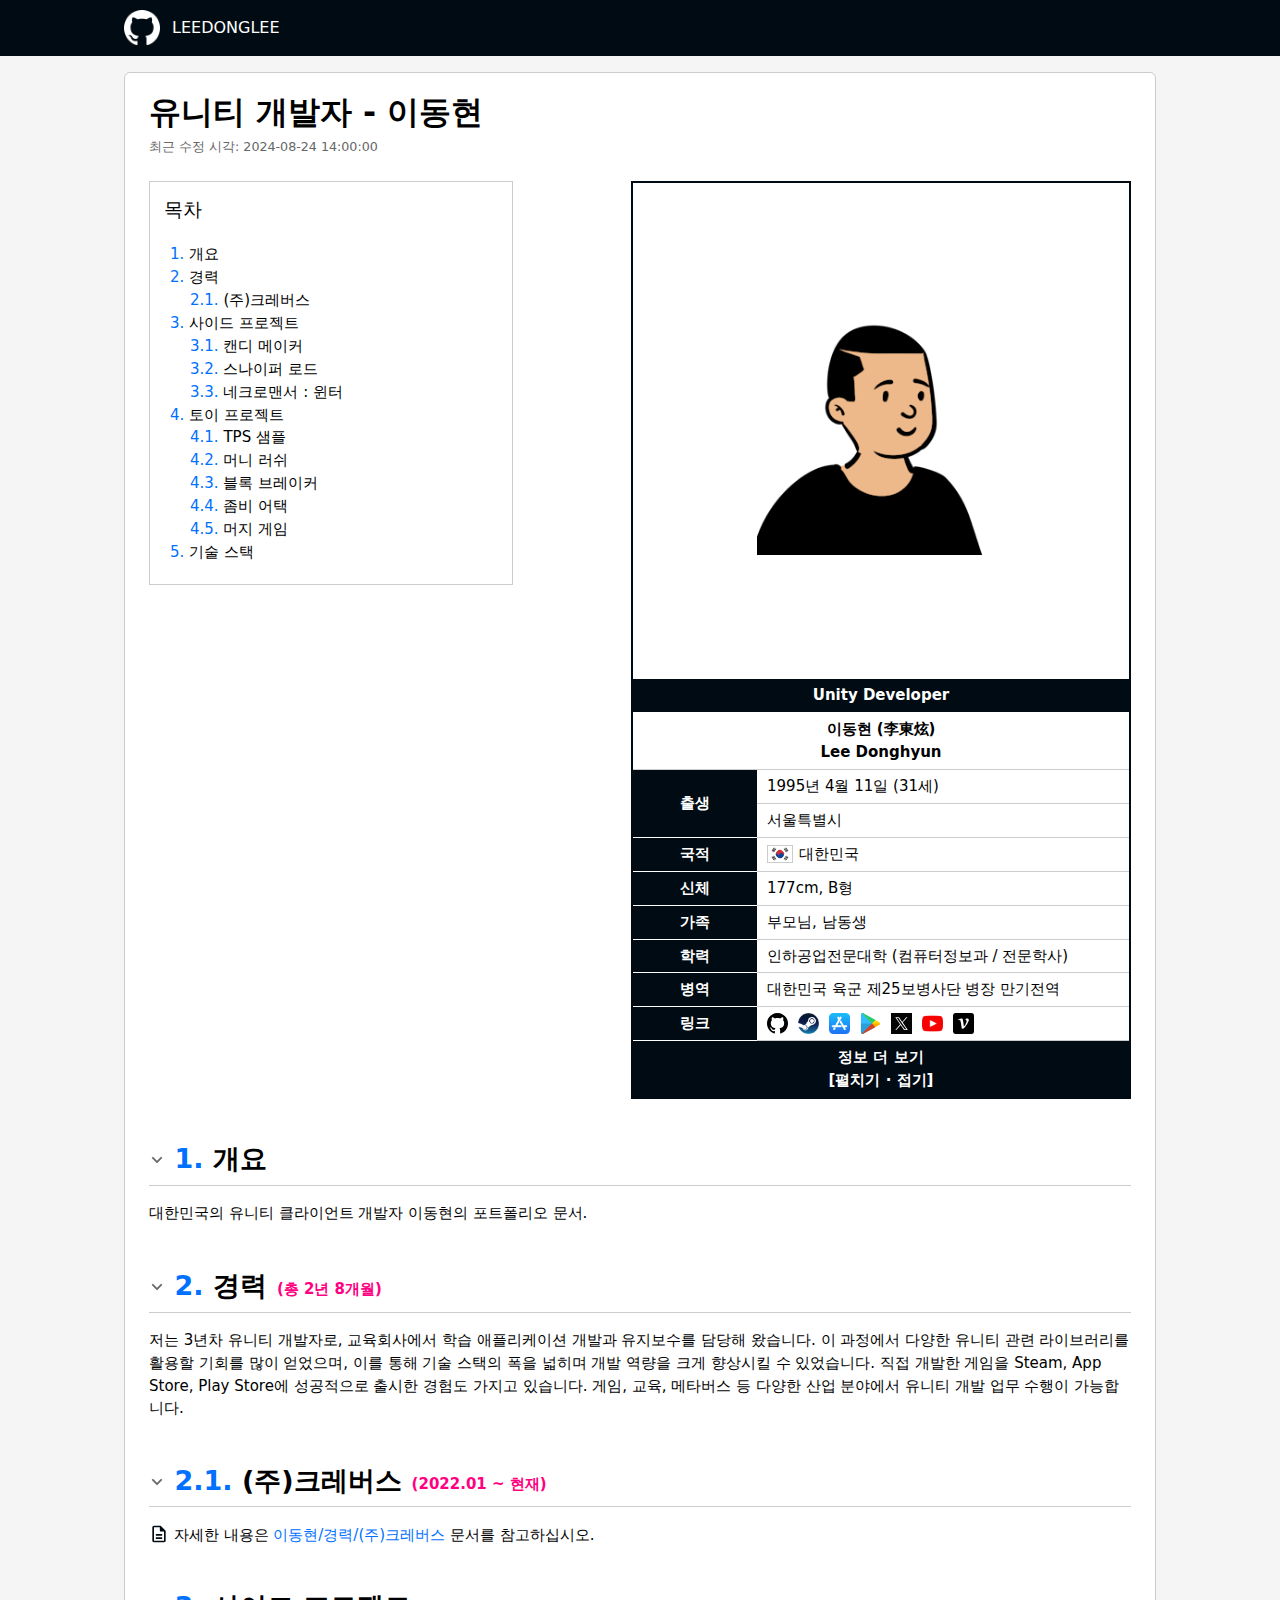
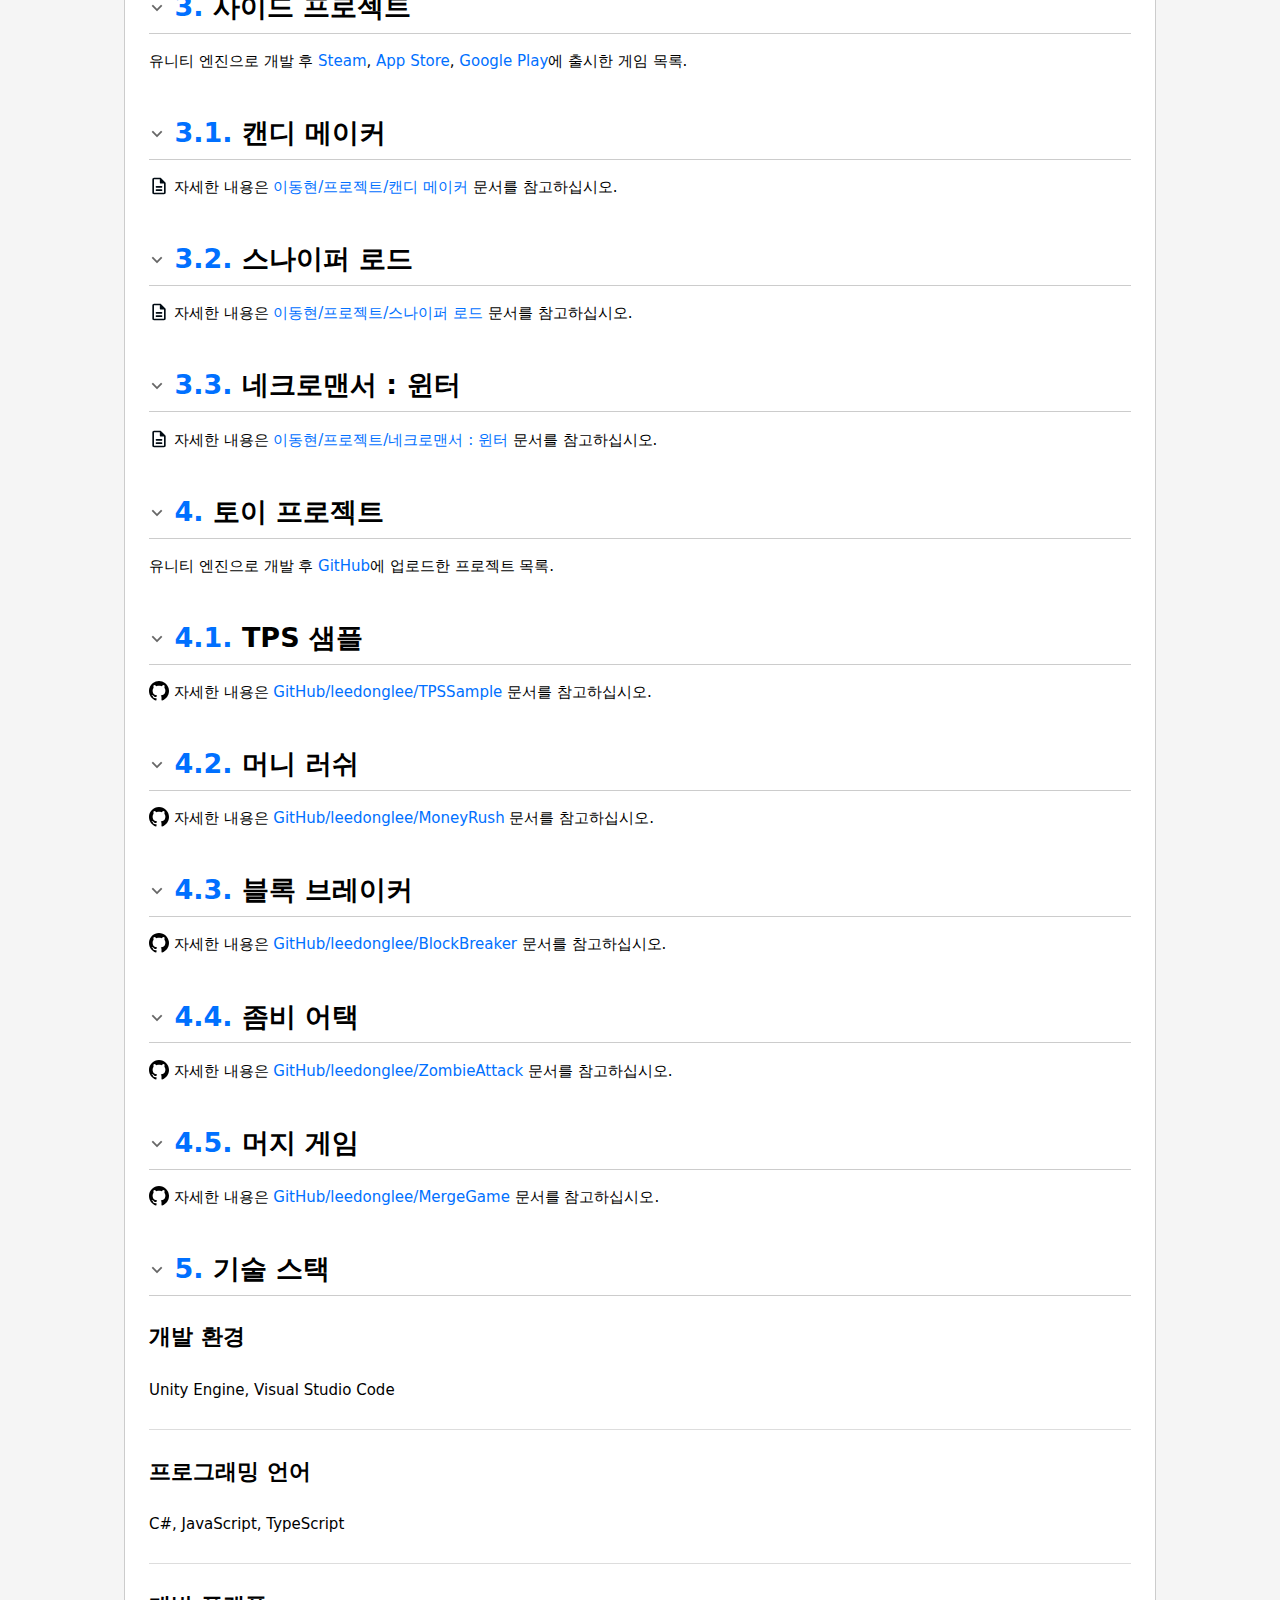
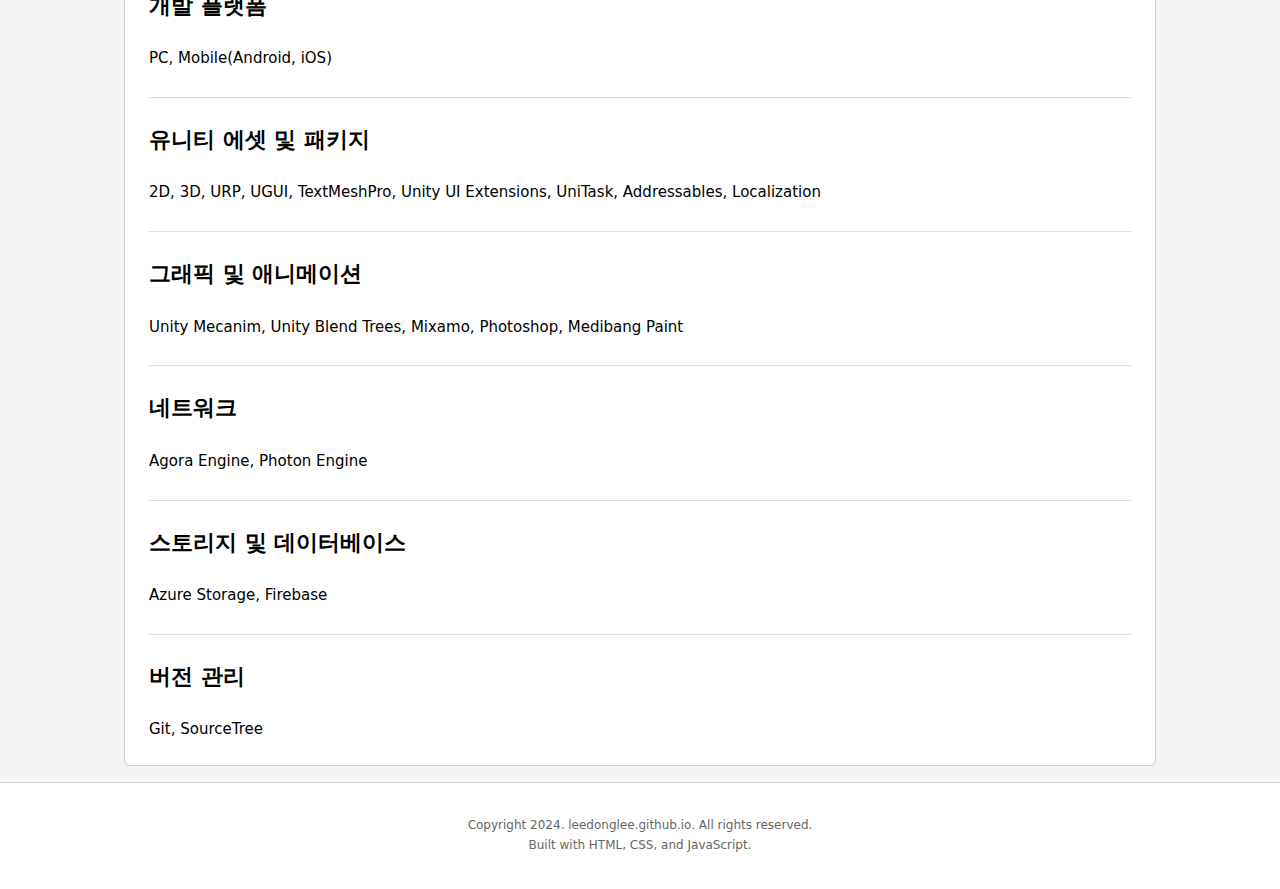
<file: docs/main.html>
<!DOCTYPE html>
<html lang="ko" translate="no">
    <head>
        <meta charset="UTF-8">
        <meta name="viewport" content="width=device-width, initial-scale=1.0">
        <meta name="google" content="notranslate" />
        <!-- CSS -->
        <link href="../css/base.css" type="text/css" media="all" rel="stylesheet" />
        <link href="../css/leedonglee.css?v1.0.0" type="text/css" media="all" rel="stylesheet" />
        <!-- SCRIPTS -->
        <script src="../scripts/jquery-3.3.1.min.js" type="text/javascript"></script>
        <script src="../scripts/leedonglee.js" type="text/javascript"></script>
        <script async src="https://www.googletagmanager.com/gtag/js?id=G-HJVYGYMDYZ"></script>
        <script>
            window.dataLayer = window.dataLayer || [];
            function gtag(){dataLayer.push(arguments);}
            gtag('js', new Date());
            gtag('config', 'G-HJVYGYMDYZ');
        </script>
        <title>유니티 개발자 - 이동현</title>
    </head>
    <body>
        <div id="header">
            <div class="wrap">
                <a href="https://leedonglee.github.io">
                    <img src="../res/common/logo.png" width="36px" height="36px" style="background-color: white; margin-right: 12px;" />
                    LEEDONGLEE
                </a>
            </div>
        </div>
        <div id="container">
            <div class="wrap">
                <div id="page">
                    <h1>유니티 개발자 - 이동현</h1>
                    <h2>최근 수정 시각: 2024-08-24 14:00:00</h2>
                </div>
                <div id="main">

                    <div id="list">
                        <div class="start">목차</div>
                        <div class="items">
                            <div>
                                <a href="#content-1">1</a>
                                <span>개요</span>
                            </div>

                            <div>
                                <a href="#content-2">2</a>
                                <span>경력</span>
                            </div>
                            <div class="index-sub">
                                <a href="#content-2-1">2.1</a>
                                <span>(주)크레버스</span>
                            </div>

                            <div>
                                <a href="#content-3">3</a>
                                <span>사이드 프로젝트</span>
                            </div>
                            <div class="index-sub">
                                <a href="#content-3-1">3.1</a>
                                <span>캔디 메이커</span>
                            </div>
                            <div class="index-sub">
                                <a href="#content-3-2">3.2</a>
                                <span>스나이퍼 로드</span>
                            </div>
                            <div class="index-sub">
                                <a href="#content-3-3">3.3</a>
                                <span>네크로맨서 : 윈터</span>
                            </div>

                            <div>
                                <a href="#content-4">4</a>
                                <span>토이 프로젝트</span>
                            </div>
                            <div class="index-sub">
                                <a href="#content-4-1">4.1</a>
                                <span>TPS 샘플</span>
                            </div>
                            <div class="index-sub">
                                <a href="#content-4-2">4.2</a>
                                <span>머니 러쉬</span>
                            </div>
                            <div class="index-sub">
                                <a href="#content-4-3">4.3</a>
                                <span>블록 브레이커</span>
                            </div>
                            <div class="index-sub">
                                <a href="#content-4-4">4.4</a>
                                <span>좀비 어택</span>
                            </div>
                            <div class="index-sub">
                                <a href="#content-4-5">4.5</a>
                                <span>머지 게임</span>
                            </div>

                            <div>
                                <a href="#content-5">5</a>
                                <span>기술 스택</span>
                            </div>
                        </div>
                    </div>

                    <div id="info">
                        <div id="info-layout">
                            <div id="info-image"><img src="../res/profile/profile.png" width="50%" height="50%"></div>
                        </div>
                        <table>
                            <tr>
                                <th colspan="2">Unity Developer</th>
                            </tr>
                            <tr>
                                <th class="info-name" colspan="2">
                                    이동현 (李東炫)
                                    <br>
                                    Lee Donghyun
                                </th>
                            </tr>
                            <tr>
                                <th rowspan="2">출생</th>
                                <td>1995년 4월 11일 (<span id="age"></span>세)</td>

                                <script>
                                    function calculateAge(date) {
                                        let today = new Date();
                                        let birthDate = new Date(date);
                                        let age = today.getFullYear() - birthDate.getFullYear();

                                        if (today.getMonth() < birthDate.getMonth()) {
                                            age--;
                                        }

                                        return age;
                                    }

                                    document.getElementById('age').textContent = calculateAge('1995-04-11');
                                </script>
                            </tr>
                            <tr>
                                <td>서울특별시</td>
                            </tr>
                            <tr>
                                <th>국적</th>
                                <td>
                                    <div style="display: flex; align-items: center;">
                                        <img src="../res/profile/korea.svg" width="26px" style="border: 1px solid #CCCCCC; margin-right: 6px;" />대한민국
                                    </div>
                                </td>
                            </tr>
                            <tr>
                                <th>신체</th>
                                <td>177cm, B형</td>
                            </tr>
                            <tr>
                                <th>가족</th>
                                <td>부모님, 남동생</td>
                            </tr>
                            <tr>
                                <th>학력</th>
                                <td>인하공업전문대학 (컴퓨터정보과 / 전문학사)</td>
                            </tr>
                            <tr>
                                <th>병역</th>
                                <td>대한민국 육군 제25보병사단 병장 만기전역</td>
                            </tr>
                            <tr>
                                <th>링크</th>
                                <td>
                                    <div class="links">
                                        <!-- Github -->
                                        <a href="https://github.com/leedonglee" target="_blank" rel="noopener noreferrer"><img src="../res/profile/links/iconmonstr-github-1.svg" /></a>
                                        <!-- Steam -->
                                        <a href="https://store.steampowered.com/search/?developer=LEEDONGLEE" target="_blank" rel="noopener noreferrer"><img src="../res/profile/links/steam.png" /></a>
                                        <!-- App Store -->
                                        <a href="https://apps.apple.com/us/developer/donghyun-lee/id1745922064" target="_blank" rel="noopener noreferrer"><img src="../res/profile/links/appstore.png" /></a>
                                        <!-- Google Play -->
                                        <a href="https://play.google.com/store/apps/dev?id=8474062541726675468" target="_blank" rel="noopener noreferrer"><img src="../res/profile/links/playstore.svg" /></a>
                                        <!-- X -->
                                        <a href="https://x.com/eOHm4rhhpIU7jBE" target="_blank" rel="noopener noreferrer"><img src="../res/profile/links/x.svg" /></a>
                                        <!-- YouTube -->
                                        <a href="https://www.youtube.com/@leedonglee" target="_blank" rel="noopener noreferrer"><img src="../res/profile/links/youtube.png" /></a>
                                        <!-- Velog -->
                                        <a href="https://velog.io/@leedonglee" target="_blank" rel="noopener noreferrer"><img src="../res/profile/links/velog.png" /></a>
                                    </div>
                                </td>
                            </tr>

                            <tr>
                                <th colspan="2">정보 더 보기
                                    <br>
                                    <a>[펼치기 · 접기]</a>
                                </th>
                            </tr>
                        </table>
                        <table class="more-info hidden">
                            <tr>
                                <th>이메일</th>
                                <td>dhe808b@gmail.com</td>
                            </tr>
                            <tr>
                                <th>종교</th>
                                <td>무교</td>
                            </tr>
                            <tr>
                                <th>MBTI</th>
                                <td>INTJ-A</td>
                            </tr>
                            <tr>
                                <th>장애</th>
                                <td>없음</td>
                            </tr>
                        </table>
                    </div>
                </div>

                <div id="content-1">
                    <div class="content-head">
                        <a class="toggle">
                            <img src="../res/common/arrow_down.png" />
                            <span>1</span>
                        </a>
                        <span>개요</span>
                    </div>
                    <div class="content-body">
                        대한민국의 유니티 클라이언트 개발자 이동현의 포트폴리오 문서.
                    </div>
                </div>

                <div id="content-2">
                    <div class="content-head">
                        <a class="toggle">
                            <img src="../res/common/arrow_down.png" />
                            <span>2</span>
                        </a>
                        <span>경력</span><span class="period">(총 2년 8개월)</span>
                    </div>
                    <div class="content-body">
                        저는 3년차 유니티 개발자로, 교육회사에서 학습 애플리케이션 개발과 유지보수를 담당해 왔습니다. 이 과정에서 다양한 유니티 관련 라이브러리를 활용할 기회를 많이 얻었으며, 이를 통해 기술 스택의 폭을 넓히며 개발 역량을 크게 향상시킬 수 있었습니다. 직접 개발한 게임을 Steam, App Store, Play Store에 성공적으로 출시한 경험도 가지고 있습니다. 게임, 교육, 메타버스 등 다양한 산업 분야에서 유니티 개발 업무 수행이 가능합니다.
                    </div>
                </div>

                <div id="content-2-1">
                    <div class="content-head">
                        <a class="toggle">
                            <img src="../res/common/arrow_down.png" />
                            <span>2.1</span>
                        </a>
                        <span>(주)크레버스</span><span class="period">(2022.01 ~ 현재)</span>
                    </div>
                    <div class="content-body">
                        <img class="icon" src="../res/common/docs.svg"> 자세한 내용은 <a class="link" href="career_creverse.html" target="_blank" rel="noopener noreferrer">이동현/경력/(주)크레버스</a> 문서를 참고하십시오.
                    </div>
                </div>

                

                <div id="content-3">
                    <div class="content-head">
                        <a class="toggle">
                            <img src="../res/common/arrow_down.png" />
                            <span>3</span>
                        </a>
                        <span>사이드 프로젝트</span>
                    </div>
                    <div class="content-body">
                        유니티 엔진으로 개발 후 <a class="link" href="https://store.steampowered.com/search/?developer=LEEDONGLEE" target="_blank" rel="noopener noreferrer">Steam</a>, <a class="link" href="https://apps.apple.com/us/developer/donghyun-lee/id1745922064" target="_blank" rel="noopener noreferrer">App Store</a>, <a class="link" href="https://play.google.com/store/apps/dev?id=8474062541726675468" target="_blank" rel="noopener noreferrer">Google Play</a>에 출시한 게임 목록.
                    </div>
                </div>

                <div id="content-3-1">
                    <div class="content-head">
                        <a class="toggle">
                            <img src="../res/common/arrow_down.png" />
                            <span>3.1</span>
                        </a>
                        <span>캔디 메이커</span>
                    </div>
                    <div class="content-body">
                        <img class="icon" src="../res/common/docs.svg"> 자세한 내용은 <a class="link" href="project_candymaker.html" target="_blank" rel="noopener noreferrer">이동현/프로젝트/캔디 메이커</a> 문서를 참고하십시오.
                    </div>
                </div>

                <div id="content-3-2">
                    <div class="content-head">
                        <a class="toggle">
                            <img src="../res/common/arrow_down.png" />
                            <span>3.2</span>
                        </a>
                        <span>스나이퍼 로드</span>
                    </div>
                    <div class="content-body">
                        <img class="icon" src="../res/common/docs.svg"> 자세한 내용은 <a class="link" href="project_sniperroad.html" target="_blank" rel="noopener noreferrer">이동현/프로젝트/스나이퍼 로드</a> 문서를 참고하십시오.
                    </div>
                </div>

                <div id="content-3-3">
                    <div class="content-head">
                        <a class="toggle">
                            <img src="../res/common/arrow_down.png" />
                            <span>3.3</span>
                        </a>
                        <span>네크로맨서 : 윈터</span>
                    </div>
                    <div class="content-body">
                        <img class="icon" src="../res/common/docs.svg"> 자세한 내용은 <a class="link" href="project_necromancerwinter.html" target="_blank" rel="noopener noreferrer">이동현/프로젝트/네크로맨서 : 윈터</a> 문서를 참고하십시오.
                    </div>
                </div>

                <div id="content-4">
                    <div class="content-head">
                        <a class="toggle">
                            <img src="../res/common/arrow_down.png" />
                            <span>4</span>
                        </a>
                        <span>토이 프로젝트</span>
                    </div>
                    <div class="content-body">
                        유니티 엔진으로 개발 후 <a class="link" href="https://github.com/leedonglee" target="_blank" rel="noopener noreferrer">GitHub</a>에 업로드한 프로젝트 목록.
                    </div>
                </div>

                <div id="content-4-1">
                    <div class="content-head">
                        <a class="toggle">
                            <img src="../res/common/arrow_down.png" />
                            <span>4.1</span>
                        </a>
                        <span>TPS 샘플</span>
                    </div>
                    <div class="content-body">
                        <img class="icon" src="../res/common/github.svg"> 자세한 내용은 <a class="link" href="https://github.com/leedonglee/TPSSample" target="_blank" rel="noopener noreferrer">GitHub/leedonglee/TPSSample</a> 문서를 참고하십시오.
                    </div>
                </div>

                <div id="content-4-2">
                    <div class="content-head">
                        <a class="toggle">
                            <img src="../res/common/arrow_down.png" />
                            <span>4.2</span>
                        </a>
                        <span>머니 러쉬</span>
                    </div>
                    <div class="content-body">
                        <img class="icon" src="../res/common/github.svg"> 자세한 내용은 <a class="link" href="https://github.com/leedonglee/MoneyRush" target="_blank" rel="noopener noreferrer">GitHub/leedonglee/MoneyRush</a> 문서를 참고하십시오.
                    </div>
                </div>

                <div id="content-4-3">
                    <div class="content-head">
                        <a class="toggle">
                            <img src="../res/common/arrow_down.png" />
                            <span>4.3</span>
                        </a>
                        <span>블록 브레이커</span>
                    </div>
                    <div class="content-body">
                        <img class="icon" src="../res/common/github.svg"> 자세한 내용은 <a class="link" href="https://github.com/leedonglee/BlockBreaker" target="_blank" rel="noopener noreferrer">GitHub/leedonglee/BlockBreaker</a> 문서를 참고하십시오.
                    </div>
                </div>

                <div id="content-4-4">
                    <div class="content-head">
                        <a class="toggle">
                            <img src="../res/common/arrow_down.png" />
                            <span>4.4</span>
                        </a>
                        <span>좀비 어택</span>
                    </div>
                    <div class="content-body">
                        <img class="icon" src="../res/common/github.svg"> 자세한 내용은 <a class="link" href="https://github.com/leedonglee/ZombieAttack" target="_blank" rel="noopener noreferrer">GitHub/leedonglee/ZombieAttack</a> 문서를 참고하십시오.
                    </div>
                </div>

                <div id="content-4-5">
                    <div class="content-head">
                        <a class="toggle">
                            <img src="../res/common/arrow_down.png" />
                            <span>4.5</span>
                        </a>
                        <span>머지 게임</span>
                    </div>
                    <div class="content-body">
                        <img class="icon" src="../res/common/github.svg"> 자세한 내용은 <a class="link" href="https://github.com/leedonglee/MergeGame" target="_blank" rel="noopener noreferrer">GitHub/leedonglee/MergeGame</a> 문서를 참고하십시오.
                    </div>
                </div>

                <div id="content-5">
                    <div class="content-head">
                        <a class="toggle">
                            <img src="../res/common/arrow_down.png" />
                            <span>5</span>
                        </a>
                        <span>기술 스택</span>
                    </div>
                    <div class="content-body">
                        <h1>개발 환경</h1>
                        Unity Engine, Visual Studio Code
                        <hr>
                        <h1>프로그래밍 언어</h1>
                        C#, JavaScript, TypeScript
                        <hr>
                        <h1>개발 플랫폼</h1>
                        PC, Mobile(Android, iOS)
                        <hr>
                        <h1>유니티 에셋 및 패키지</h1>
                        2D, 3D, URP, UGUI, TextMeshPro, Unity UI Extensions, UniTask, Addressables, Localization
                        <hr>
                        <h1>그래픽 및 애니메이션</h1>
                        Unity Mecanim, Unity Blend Trees, Mixamo, Photoshop, Medibang Paint
                        <hr>
                        <h1>네트워크</h1>
                        Agora Engine, Photon Engine
                        <hr>
                        <h1>스토리지 및 데이터베이스</h1>
                        Azure Storage, Firebase
                        <hr>
                        <h1>버전 관리</h1>
                        Git, SourceTree
                    </div>
                </div>

            </div>
        </div>
        <div id="footer">
            <div class="wrap">
                Copyright 2024. leedonglee.github.io. All rights reserved.
                <br>
                Built with HTML, CSS, and JavaScript.
            </div>
        </div>
    </body>
</html>
</file>
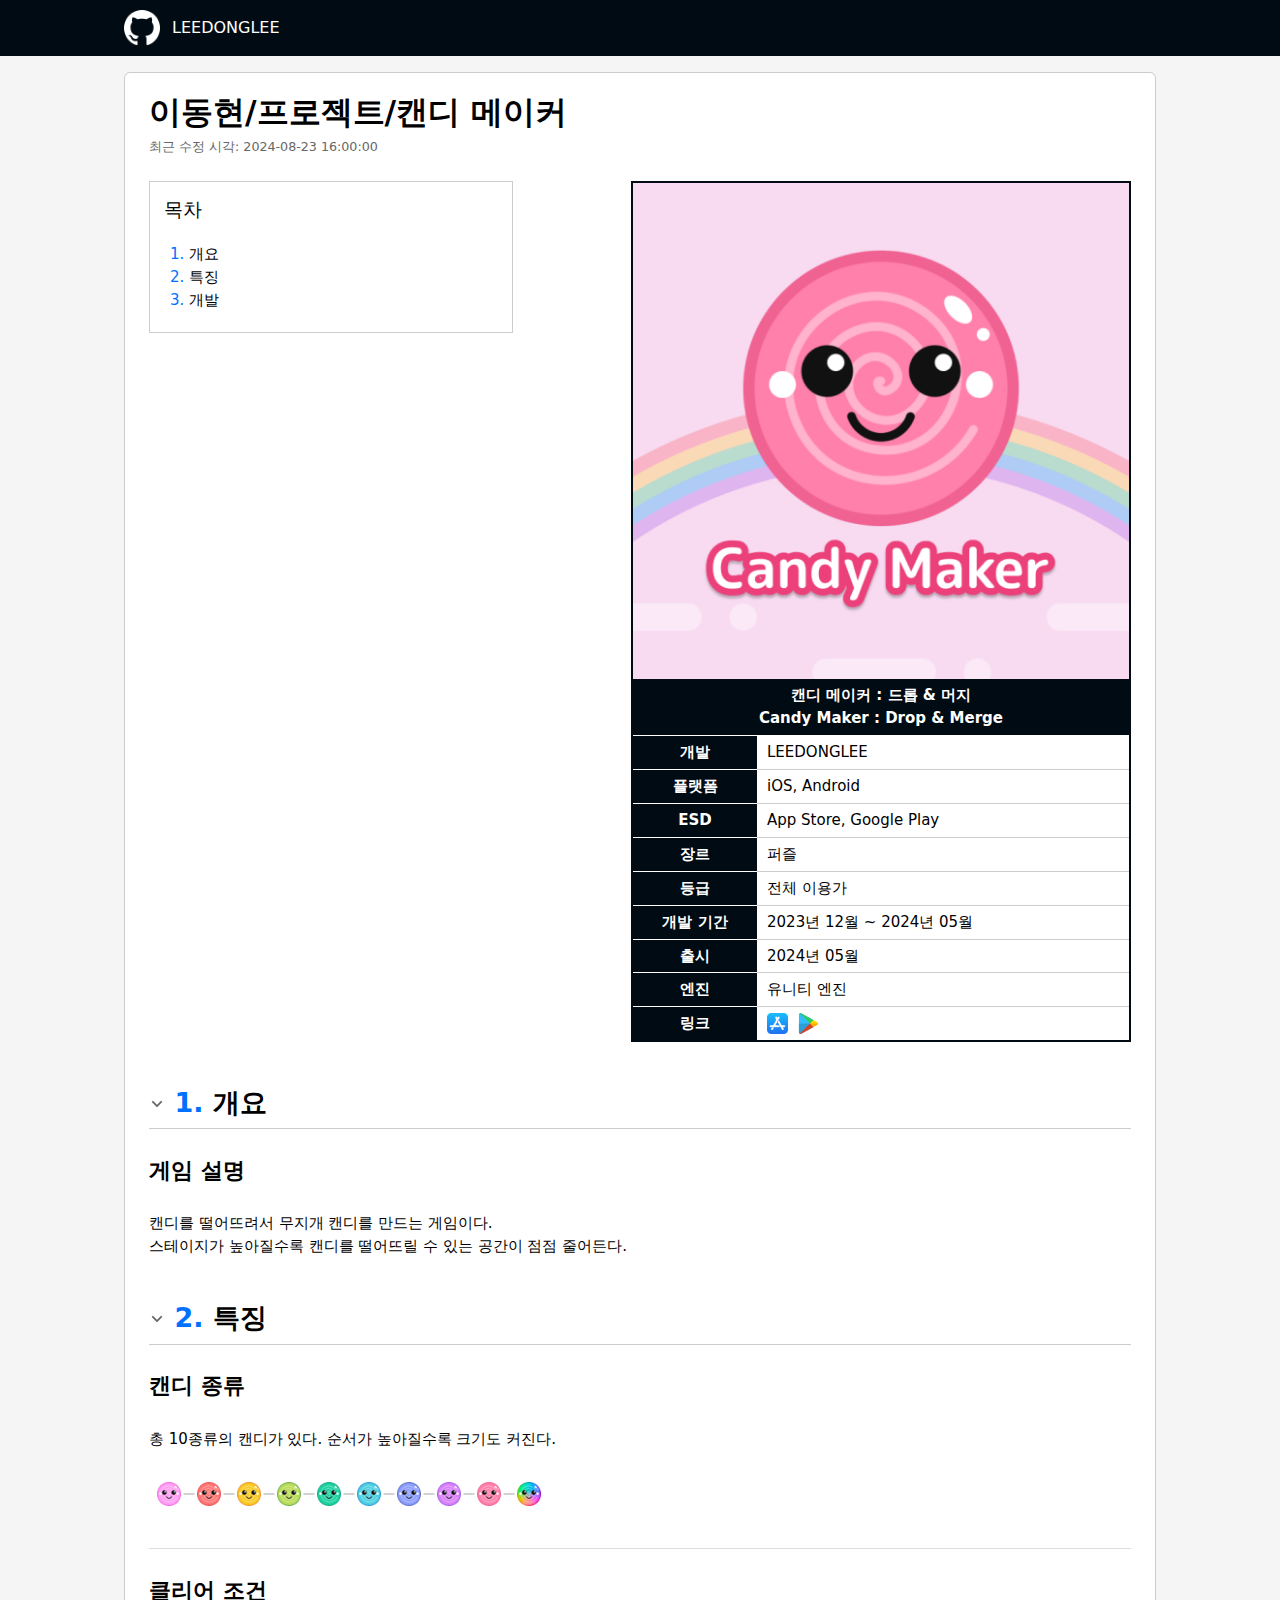
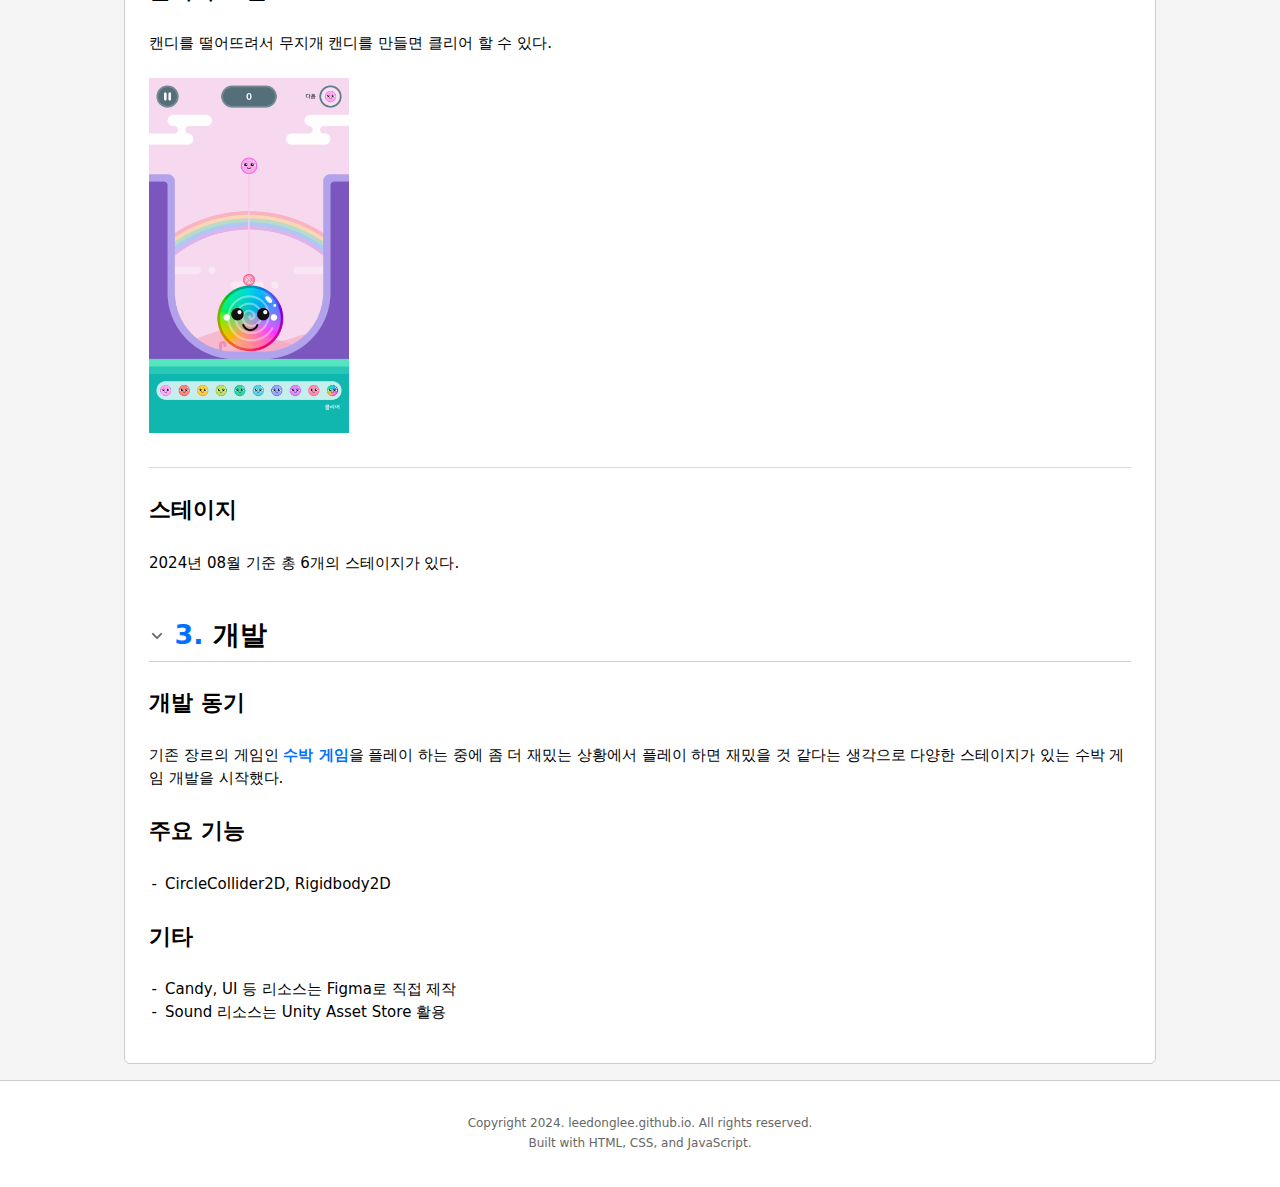
<file: docs/project_candymaker.html>
<!DOCTYPE html>
<html lang="ko" translate="no">
    <head>
        <meta charset="UTF-8">
        <meta name="viewport" content="width=device-width, initial-scale=1.0">
        <meta name="google" content="notranslate" />
        <!-- CSS -->
        <link href="../css/base.css" type="text/css" media="all" rel="stylesheet" />
        <link href="../css/leedonglee.css?v1.0.0" type="text/css" media="all" rel="stylesheet" />
        <!-- SCRIPTS -->
        <script src="../scripts/jquery-3.3.1.min.js" type="text/javascript"></script>
        <script src="../scripts/leedonglee.js" type="text/javascript"></script>
        <script async src="https://www.googletagmanager.com/gtag/js?id=G-HJVYGYMDYZ"></script>
        <script>
            window.dataLayer = window.dataLayer || [];
            function gtag(){dataLayer.push(arguments);}
            gtag('js', new Date());
            gtag('config', 'G-HJVYGYMDYZ');
        </script>
        <title>이동현/프로젝트/캔디 메이커</title>
    </head>
    <body>
        <div id="header">
            <div class="wrap">
                <a href="https://leedonglee.github.io">
                    <img src="../res/common/logo.png" width="36px" height="36px" style="background-color: white; margin-right: 12px;" />
                    LEEDONGLEE
                </a>
            </div>
        </div>
        <div id="container">
            <div class="wrap">
                <div id="page">
                    <h1>이동현/프로젝트/캔디 메이커</h1>
                    <h2>최근 수정 시각: 2024-08-23 16:00:00</h2>
                </div>
                <div id="main">

                    <div id="list">
                        <div class="start">목차</div>
                        <div class="items">
                            <div>
                                <a href="#content-1">1</a>
                                <span>개요</span>
                            </div>
                            <!--
                            <div>
                                <a href="#content-2">2</a>
                                <span>트레일러</span>
                            </div>
                            -->
                            <div>
                                <a href="#content-2">2</a>
                                <span>특징</span>
                            </div>

                            <div>
                                <a href="#content-3">3</a>
                                <span>개발</span>
                            </div>
                        </div>
                    </div>

                    <div id="info">
                        <div id="info-layout">
                            <div id="info-image"><img src="../res/project/candymaker/cover.png" width="100%" height="100%" /></div>
                        </div>
                        <table>
                            <tr>
                                <th colspan="2">캔디 메이커 : 드롭 & 머지<br>Candy Maker : Drop & Merge</th>
                            </tr>
                            <tr>
                                <th>개발</th>
                                <td>LEEDONGLEE</td>
                            </tr>
                            <tr>
                                <th>플랫폼</th>
                                <td>iOS, Android</td>
                            </tr>
                            <tr>
                                <th>ESD</th>
                                <td>App Store, Google Play</td>
                            </tr>
                            <tr>
                                <th>장르</th>
                                <td>퍼즐</td>
                            </tr>
                            <tr>
                                <th>등급</th>
                                <td>전체 이용가</td>
                            </tr>
                            <tr>
                                <th>개발 기간</th>
                                <td>2023년 12월 ~ 2024년 05월</td>
                            </tr>
                            <tr>
                                <th>출시</th>
                                <td>2024년 05월</td>
                            </tr>
                            <tr>
                                <th>엔진</th>
                                <td>유니티 엔진</td>
                            </tr>
                            <!--
                            <tr>
                                <th>해외 등급</th>
                                <td></td>
                            </tr>
                            -->
                            <tr>
                                <th>링크</th>
                                <td>
                                    <div class="links">
                                        <!-- Steam -->
                                        <!-- <a href="https://store.steampowered.com/app/1560860/Necromancer__Winter/" target="_blank" rel="noopener noreferrer"><img src="../res/profile/links/steam.png" /></a> -->
                                        <!-- App Store -->
                                        <a href="https://apps.apple.com/us/app/candy-maker-drop-merge/id6502567007" target="_blank" rel="noopener noreferrer"><img src="../res/profile/links/appstore.png" /></a>
                                        <!-- Google Play -->
                                        <a href="https://play.google.com/store/apps/details?id=com.leedonglee.CandyMaker" target="_blank" rel="noopener noreferrer"><img src="../res/profile/links/playstore.svg" /></a>
                                        <!-- X -->
                                        <!-- <a href="https://x.com/eOHm4rhhpIU7jBE" target="_blank" rel="noopener noreferrer"><img src="../res/profile/links/x.svg" /></a> -->
                                        <!-- YouTube -->
                                        <!-- <a href="https://www.youtube.com/@leedonglee" target="_blank" rel="noopener noreferrer"><img src="../res/profile/links/youtube.png" /></a> -->
                                    </div>
                                </td>
                            </tr>
                        </table>
                    </div>
                </div>

                <div id="content-1">
                    <div class="content-head">
                        <a class="toggle">
                            <img src="../res/common/arrow_down.png" />
                            <span>1</span>
                        </a>
                        <span>개요</span>
                    </div>
                    <div class="content-body">
                        <h1>게임 설명</h1>
                        캔디를 떨어뜨려서 무지개 캔디를 만드는 게임이다.
                        <br>
                        스테이지가 높아질수록 캔디를 떨어뜨릴 수 있는 공간이 점점 줄어든다.
                    </div>
                </div>

                <div id="content-2">
                    <div class="content-head">
                        <a class="toggle">
                            <img src="../res/common/arrow_down.png" />
                            <span>2</span>
                        </a>
                        <span>특징</span>
                    </div>
                    <div class="content-body">
                        <h1>캔디 종류</h1>
                        총 10종류의 캔디가 있다. 순서가 높아질수록 크기도 커진다.
                        <br><br>
                        <img src="../res/project/candymaker/progress.png" width="400px" />
                        <hr>
                        <h1>클리어 조건</h1>
                        캔디를 떨어뜨려서 무지개 캔디를 만들면 클리어 할 수 있다.
                        <br><br>
                        <img src="../res/project/candymaker/game_1.png" width="200px" />
                        <hr>
                        <h1>스테이지</h1>
                        2024년 08월 기준 총 6개의 스테이지가 있다.
                    </div>
                </div>

                <div id="content-3">
                    <div class="content-head">
                        <a class="toggle">
                            <img src="../res/common/arrow_down.png" />
                            <span>3</span>
                        </a>
                        <span>개발</span>
                    </div>
                    <div class="content-body">
                        <h1>개발 동기</h1>
                        기존 장르의 게임인 <a class="link" href="https://suika-game.app/ko" target="_blank" rel="noopener noreferrer"><b>수박 게임</b></a>을 플레이 하는 중에 좀 더 재밌는 상황에서 플레이 하면 재밌을 것 같다는 생각으로 다양한 스테이지가 있는 수박 게임 개발을 시작했다.
                        <h1>주요 기능</h1>
                        <ul>
                            <li>CircleCollider2D, Rigidbody2D</li> 
                        </ul>
                        <h1>기타</h1>
                        <ul>
                            <li>Candy, UI 등 리소스는 Figma로 직접 제작</li>
                            <li>Sound 리소스는 Unity Asset Store 활용</li>
                        </ul>
                    </div>
                </div>
            </div>
        </div>
        <div id="footer">
            <div class="wrap">
                Copyright 2024. leedonglee.github.io. All rights reserved. 
                <br>
                Built with HTML, CSS, and JavaScript.
            </div>
        </div>
    </body>
</html>
</file>
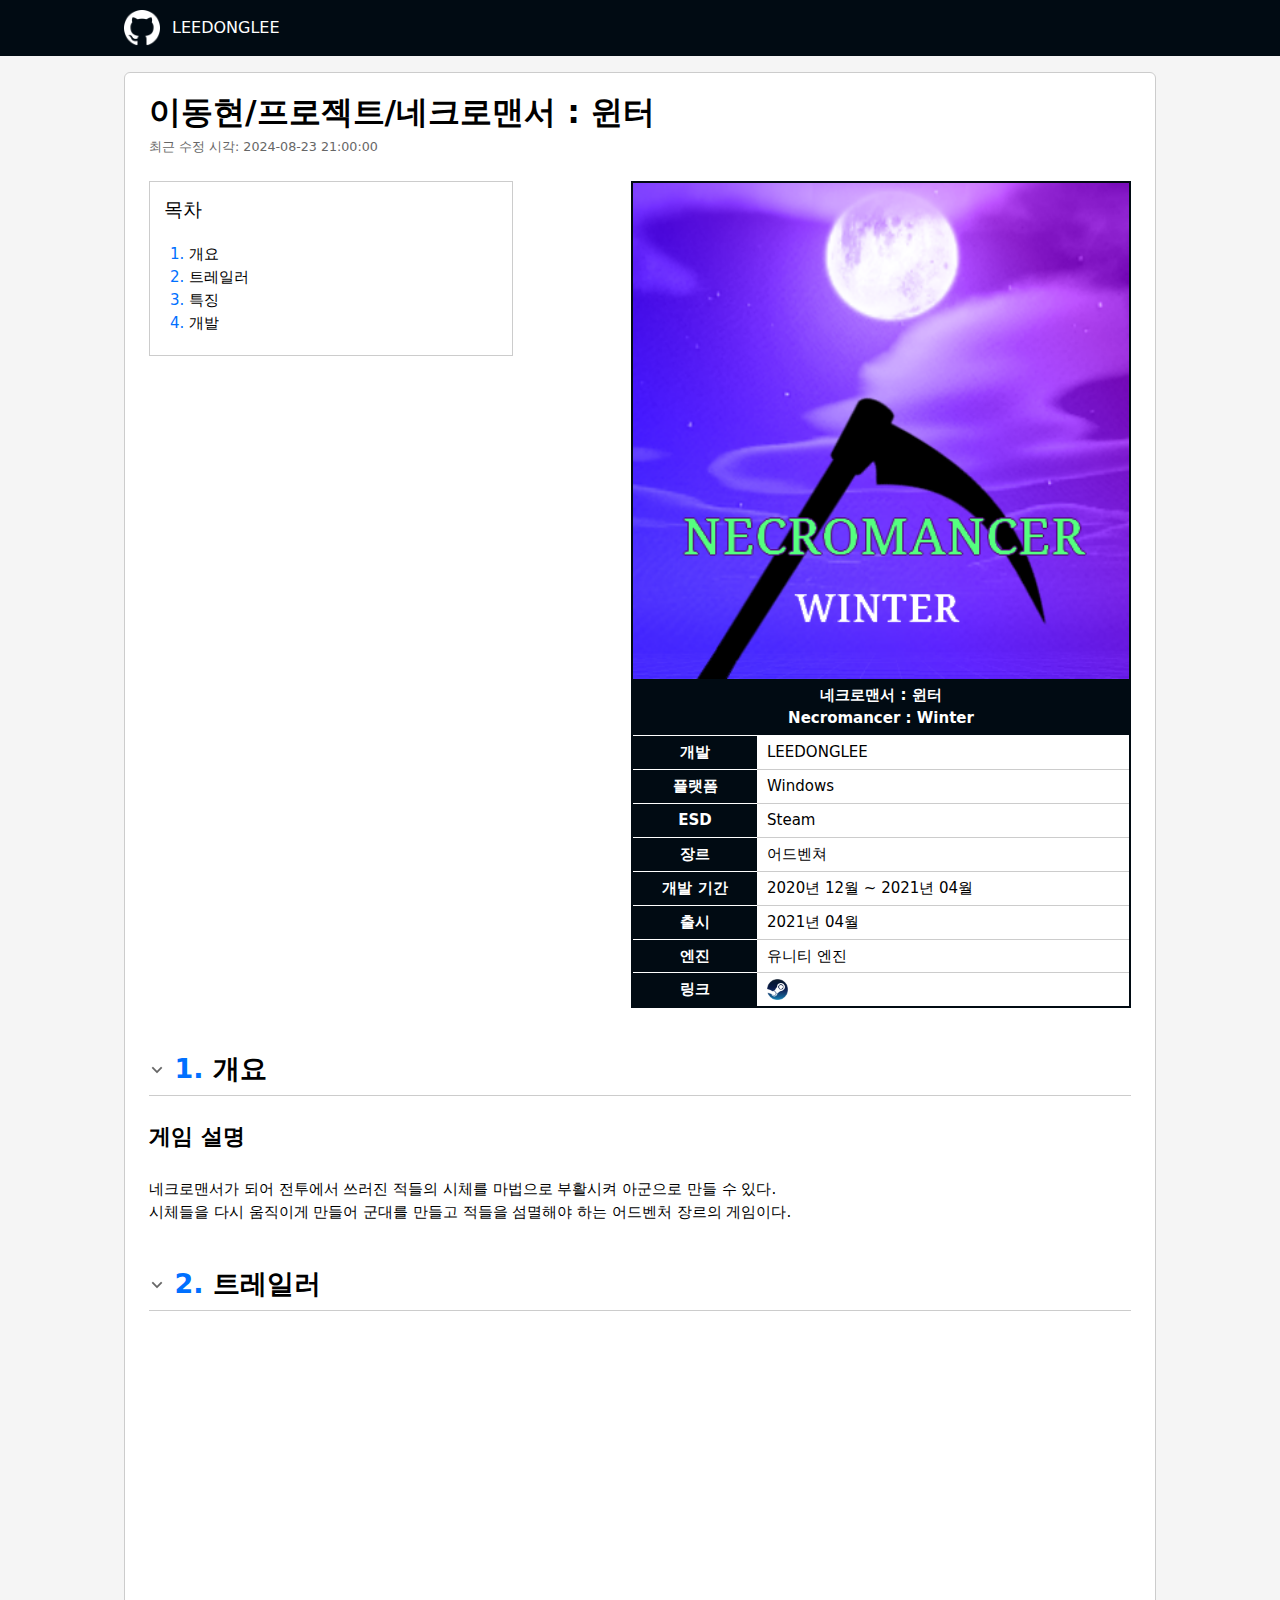
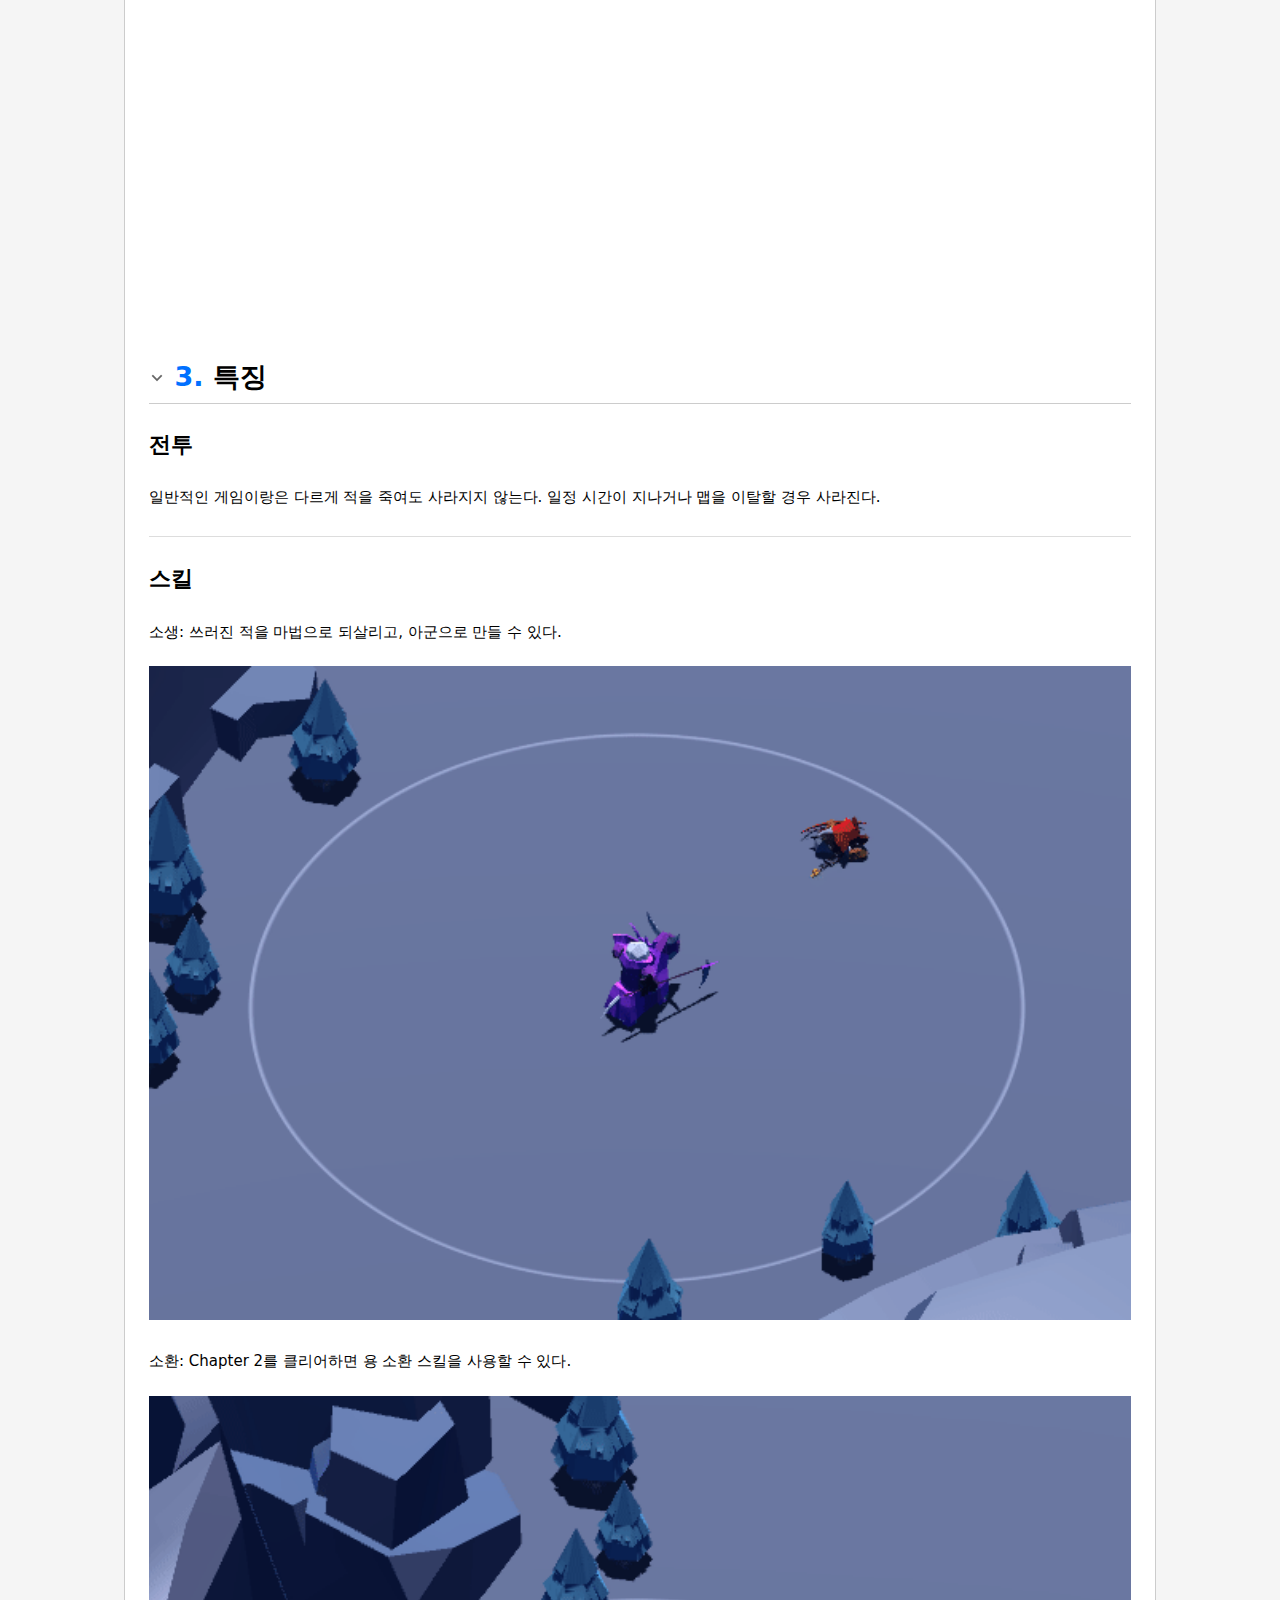
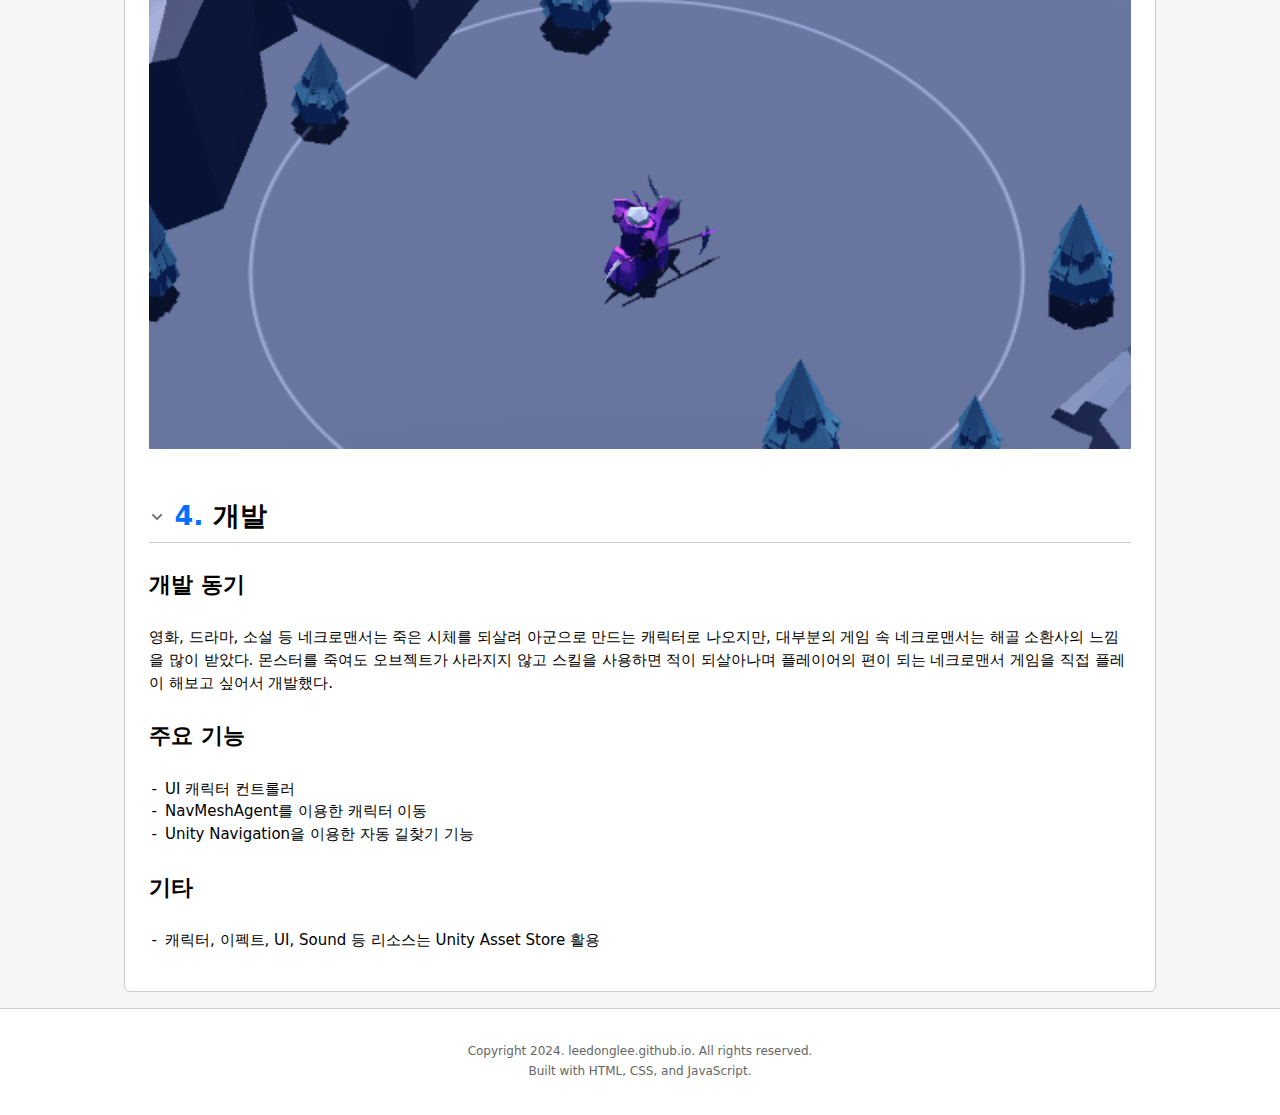
<file: docs/project_necromancerwinter.html>
<!DOCTYPE html>
<html lang="ko" translate="no">
    <head>
        <meta charset="UTF-8">
        <meta name="viewport" content="width=device-width, initial-scale=1.0">
        <meta name="google" content="notranslate" />
        <!-- CSS -->
        <link href="../css/base.css" type="text/css" media="all" rel="stylesheet" />
        <link href="../css/leedonglee.css?v1.0.0" type="text/css" media="all" rel="stylesheet" />
        <!-- SCRIPTS -->
        <script src="../scripts/jquery-3.3.1.min.js" type="text/javascript"></script>
        <script src="../scripts/leedonglee.js" type="text/javascript"></script>
        <script async src="https://www.googletagmanager.com/gtag/js?id=G-HJVYGYMDYZ"></script>
        <script>
            window.dataLayer = window.dataLayer || [];
            function gtag(){dataLayer.push(arguments);}
            gtag('js', new Date());
            gtag('config', 'G-HJVYGYMDYZ');
        </script>
        <title>이동현/프로젝트/네크로맨서 : 윈터</title>
    </head>
    <body>
        <div id="header">
            <div class="wrap">
                <a href="https://leedonglee.github.io">
                    <img src="../res/common/logo.png" width="36px" height="36px" style="background-color: white; margin-right: 12px;" />
                    LEEDONGLEE
                </a>
            </div>
        </div>
        <div id="container">
            <div class="wrap">
                <div id="page">
                    <h1>이동현/프로젝트/네크로맨서 : 윈터</h1>
                    <h2>최근 수정 시각: 2024-08-23 21:00:00</h2>
                </div>
                <div id="main">

                    <div id="list">
                        <div class="start">목차</div>
                        <div class="items">
                            <div>
                                <a href="#content-1">1</a>
                                <span>개요</span>
                            </div>

                            <div>
                                <a href="#content-2">2</a>
                                <span>트레일러</span>
                            </div>

                            <div>
                                <a href="#content-3">3</a>
                                <span>특징</span>
                            </div>

                            <div>
                                <a href="#content-4">4</a>
                                <span>개발</span>
                            </div>
                        </div>
                    </div>

                    <div id="info">
                        <div id="info-layout">
                            <div id="info-image"><img src="../res/project/necromancerwinter/cover.png" width="100%" height="100%" /></div>
                        </div>
                        <table>
                            <tr>
                                <th colspan="2">네크로맨서 : 윈터<br>Necromancer : Winter</th>
                            </tr>
                            <tr>
                                <th>개발</th>
                                <td>LEEDONGLEE</td>
                            </tr>
                            <tr>
                                <th>플랫폼</th>
                                <td>Windows</td>
                            </tr>
                            <tr>
                                <th>ESD</th>
                                <td>Steam</td>
                            </tr>
                            <tr>
                                <th>장르</th>
                                <td>어드벤쳐</td>
                            </tr>
                            <tr>
                                <th>개발 기간</th>
                                <td>2020년 12월 ~ 2021년 04월</td>
                            </tr>
                            <tr>
                                <th>출시</th>
                                <td>2021년 04월</td>
                            </tr>
                            <tr>
                                <th>엔진</th>
                                <td>유니티 엔진</td>
                            </tr>
                            <!--
                            <tr>
                                <th>해외 등급</th>
                                <td></td>
                            </tr>
                            -->
                            <tr>
                                <th>링크</th>
                                <td>
                                    <div class="links">
                                        <!-- Steam -->
                                        <a href="https://store.steampowered.com/app/1560860/Necromancer__Winter/" target="_blank" rel="noopener noreferrer"><img src="../res/profile/links/steam.png" /></a>
                                        <!-- App Store -->
                                        <!-- <a href="" target="_blank" rel="noopener noreferrer"><img src="../res/profile/links/appstore.png" /></a> -->
                                        <!-- Google Play -->
                                        <!-- <a href="" target="_blank" rel="noopener noreferrer"><img src="../res/profile/links/playstore.svg" /></a> -->
                                        <!-- X -->
                                        <!-- <a href="https://x.com/eOHm4rhhpIU7jBE" target="_blank" rel="noopener noreferrer"><img src="../res/profile/links/x.svg" /></a> -->
                                        <!-- YouTube -->
                                        <!-- <a href="https://www.youtube.com/@leedonglee" target="_blank" rel="noopener noreferrer"><img src="../res/profile/links/youtube.png" /></a> -->
                                    </div>
                                </td>
                            </tr>
                        </table>
                    </div>
                </div>

                <div id="content-1">
                    <div class="content-head">
                        <a class="toggle">
                            <img src="../res/common/arrow_down.png" />
                            <span>1</span>
                        </a>
                        <span>개요</span>
                    </div>
                    <div class="content-body">
                        <h1>게임 설명</h1>
                        네크로맨서가 되어 전투에서 쓰러진 적들의 시체를 마법으로 부활시켜 아군으로 만들 수 있다.
                        <br>
                        시체들을 다시 움직이게 만들어 군대를 만들고 적들을 섬멸해야 하는 어드벤처 장르의 게임이다.
                    </div>
                </div>

                <div id="content-2">
                    <div class="content-head">
                        <a class="toggle">
                            <img src="../res/common/arrow_down.png" />
                            <span>2</span>
                        </a>
                        <span>트레일러</span>
                    </div>
                    <div class="content-body">
                        <div class="content-youtube">
                            <iframe src="https://www.youtube.com/embed/6KRg6FHZJmw?si=dO0wy61jNw2fxb71" title="YouTube video player" frameborder="0" allow="accelerometer; autoplay; clipboard-write; encrypted-media; gyroscope; picture-in-picture; web-share" referrerpolicy="strict-origin-when-cross-origin" allowfullscreen></iframe>
                        </div>
                    </div>
                </div>

                <div id="content-3">
                    <div class="content-head">
                        <a class="toggle">
                            <img src="../res/common/arrow_down.png" />
                            <span>3</span>
                        </a>
                        <span>특징</span>
                    </div>
                    <div class="content-body">
                        <h1>전투</h1>
                        일반적인 게임이랑은 다르게 적을 죽여도 사라지지 않는다. 일정 시간이 지나거나 맵을 이탈할 경우 사라진다.
                        <hr>
                        <h1>스킬</h1>
                        소생: 쓰러진 적을 마법으로 되살리고, 아군으로 만들 수 있다.
                        <br><br>
                        <img src="../res/project/necromancerwinter/gif_skill1.gif" width="100%" />
                        <br><br>
                        소환: Chapter 2를 클리어하면 용 소환 스킬을 사용할 수 있다.
                        <br><br>
                        <img src="../res/project/necromancerwinter/gif_skill2.gif" width="100%" />
                    </div>
                </div>

                <div id="content-4">
                    <div class="content-head">
                        <a class="toggle">
                            <img src="../res/common/arrow_down.png" />
                            <span>4</span>
                        </a>
                        <span>개발</span>
                    </div>
                    <div class="content-body">
                        <h1>개발 동기</h1>
                        영화, 드라마, 소설 등 네크로맨서는 죽은 시체를 되살려 아군으로 만드는 캐릭터로 나오지만, 대부분의 게임 속 네크로맨서는 해골 소환사의 느낌을 많이 받았다. 몬스터를 죽여도 오브젝트가 사라지지 않고 스킬을 사용하면 적이 되살아나며 플레이어의 편이 되는 네크로맨서 게임을 직접 플레이 해보고 싶어서 개발했다.
                        <h1>주요 기능</h1>
                        <ul>
                            <li>UI 캐릭터 컨트롤러</li>
                            <li>NavMeshAgent를 이용한 캐릭터 이동</li>
                            <li>Unity Navigation을 이용한 자동 길찾기 기능</li>
                        </ul>
                        <h1>기타</h1>
                        <ul>
                            <li>캐릭터, 이펙트, UI, Sound 등 리소스는 Unity Asset Store 활용</li>
                        </ul>
                    </div>
                </div>
            </div>
        </div>
        <div id="footer">
            <div class="wrap">
                Copyright 2024. leedonglee.github.io. All rights reserved. 
                <br>
                Built with HTML, CSS, and JavaScript.
            </div>
        </div>
    </body>
</html>
</file>
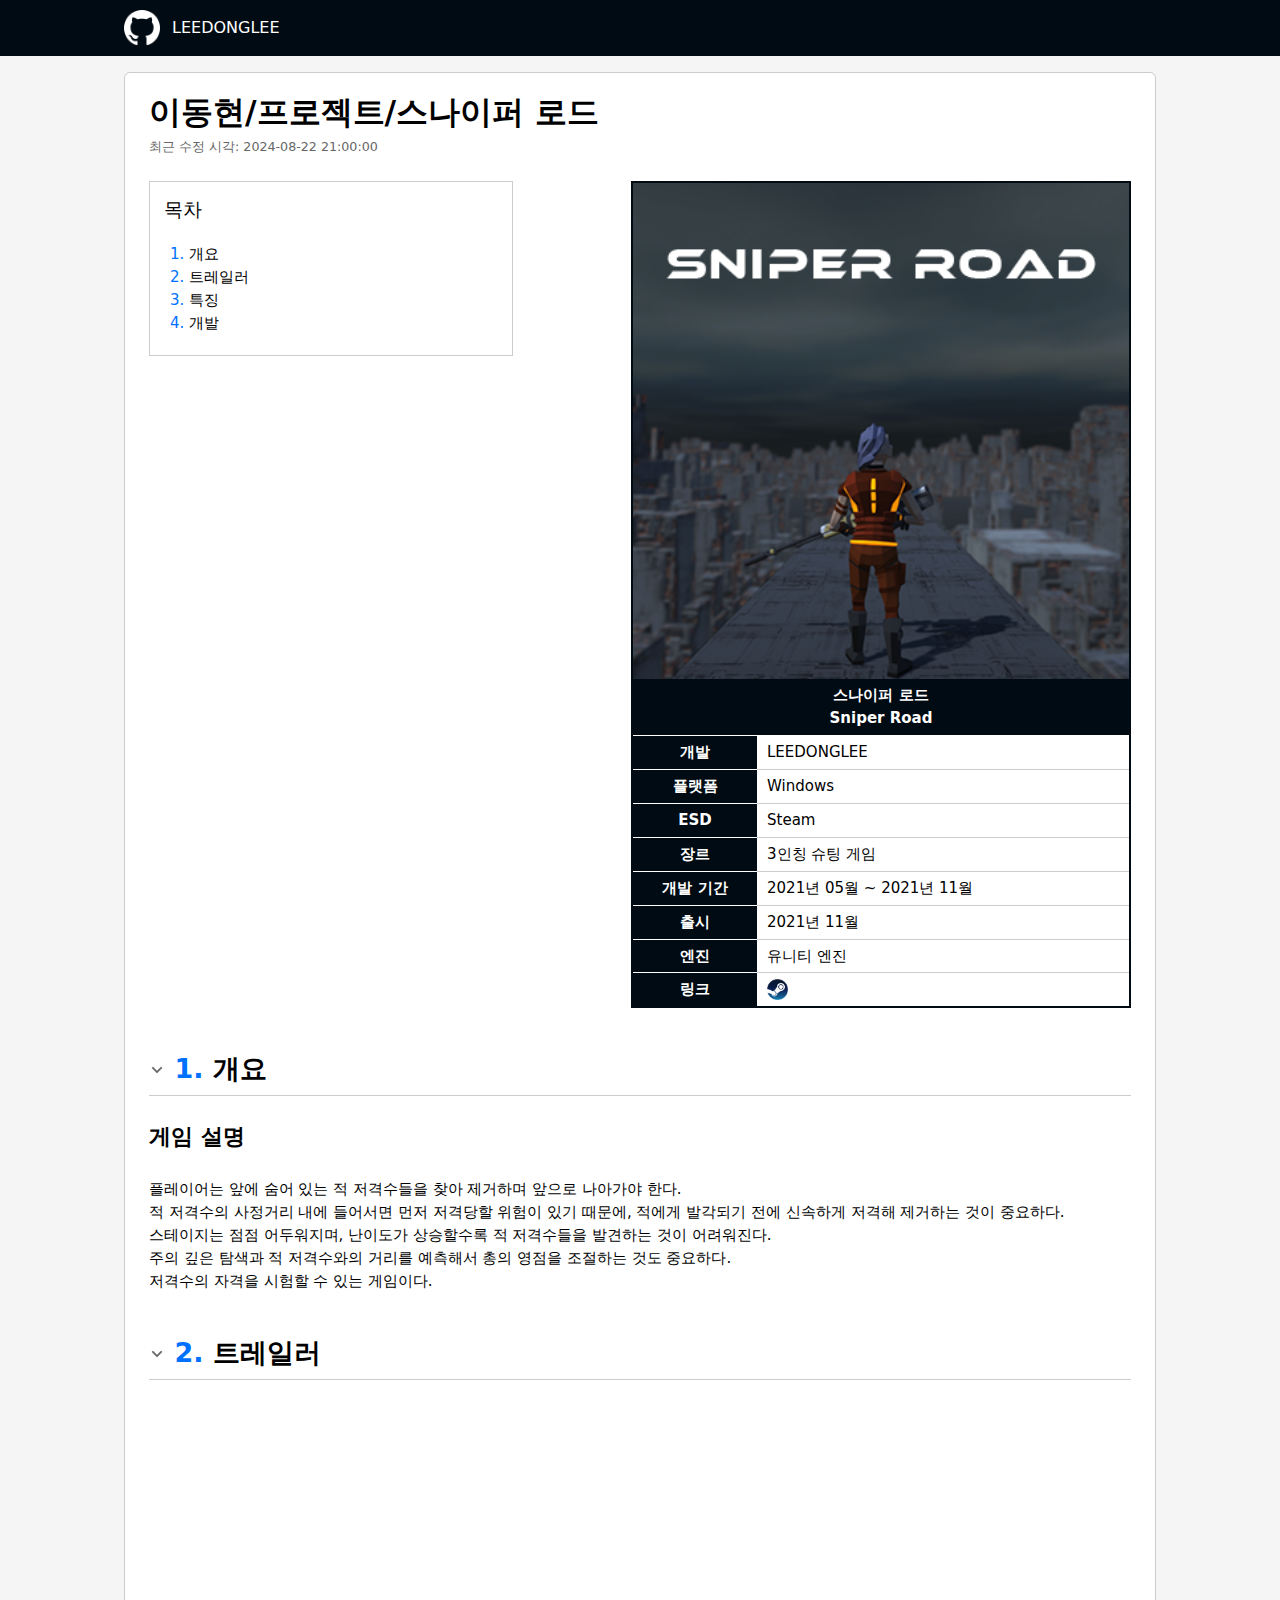
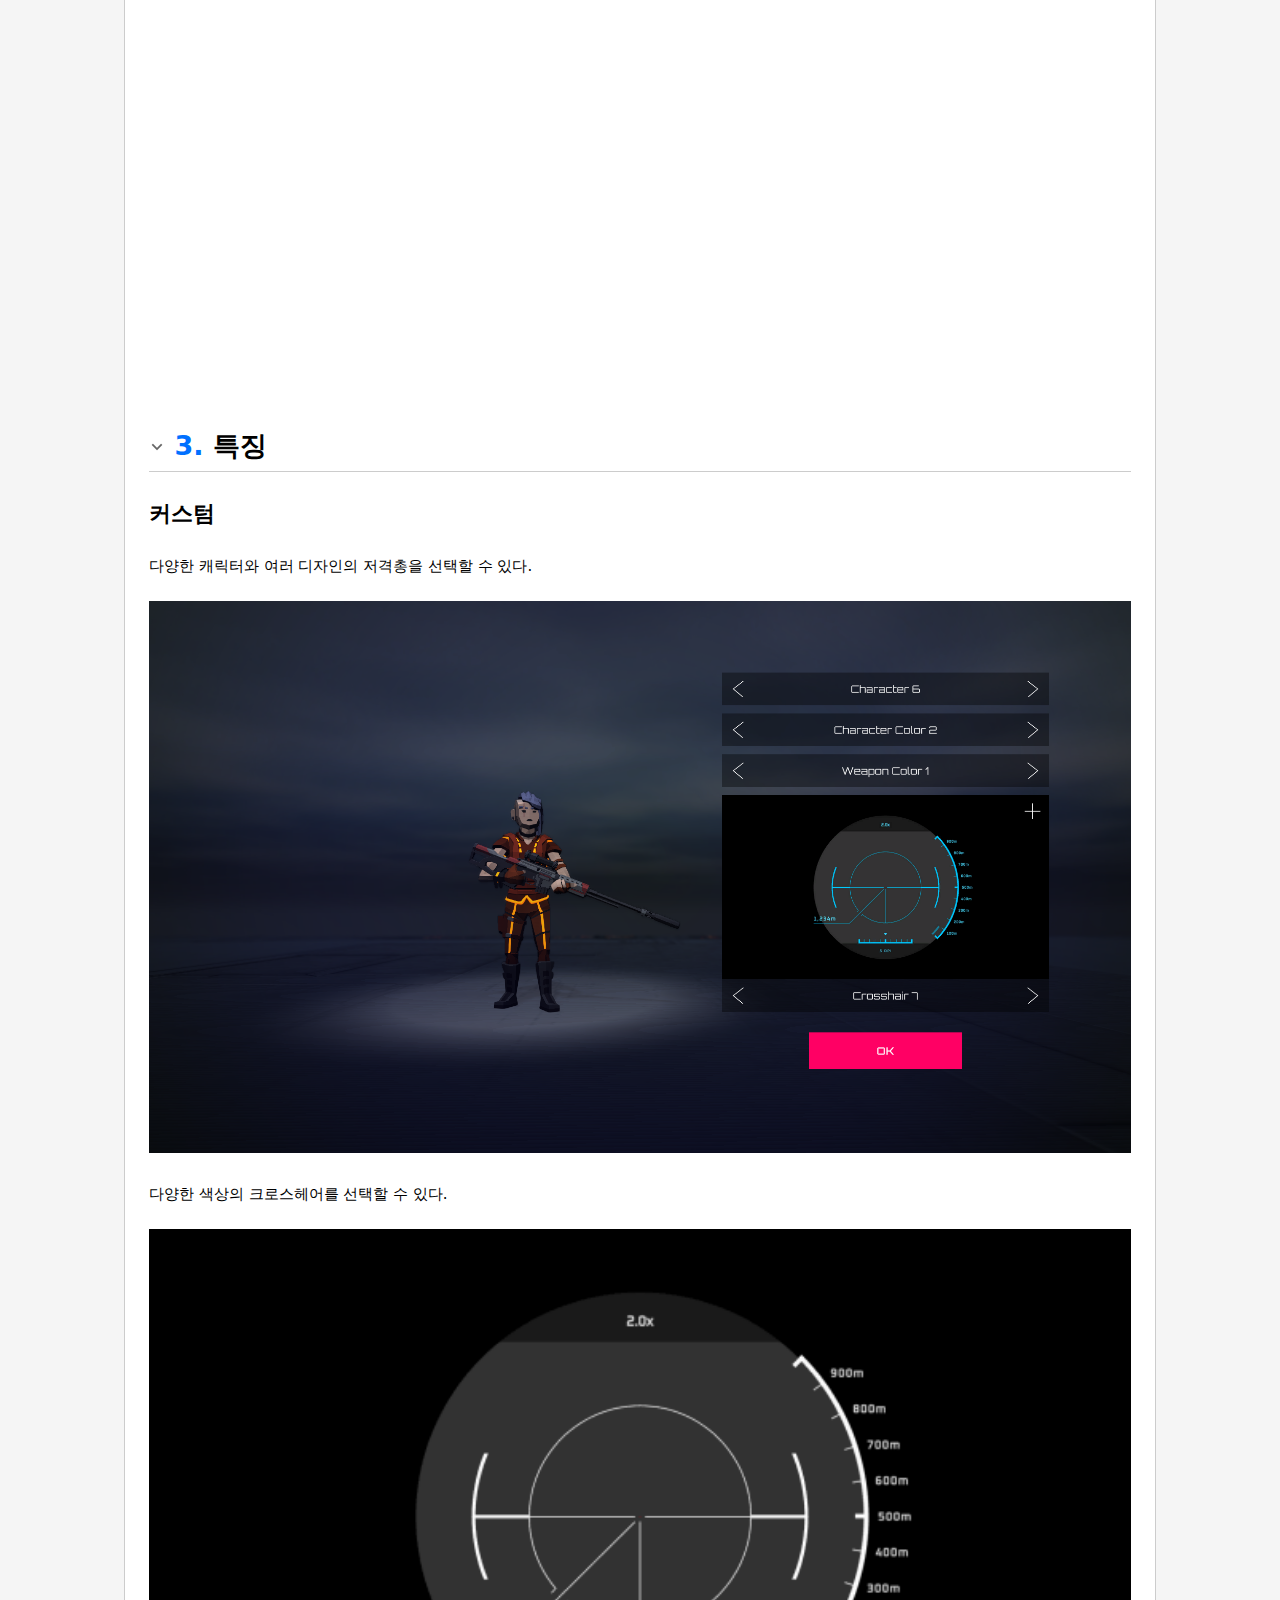
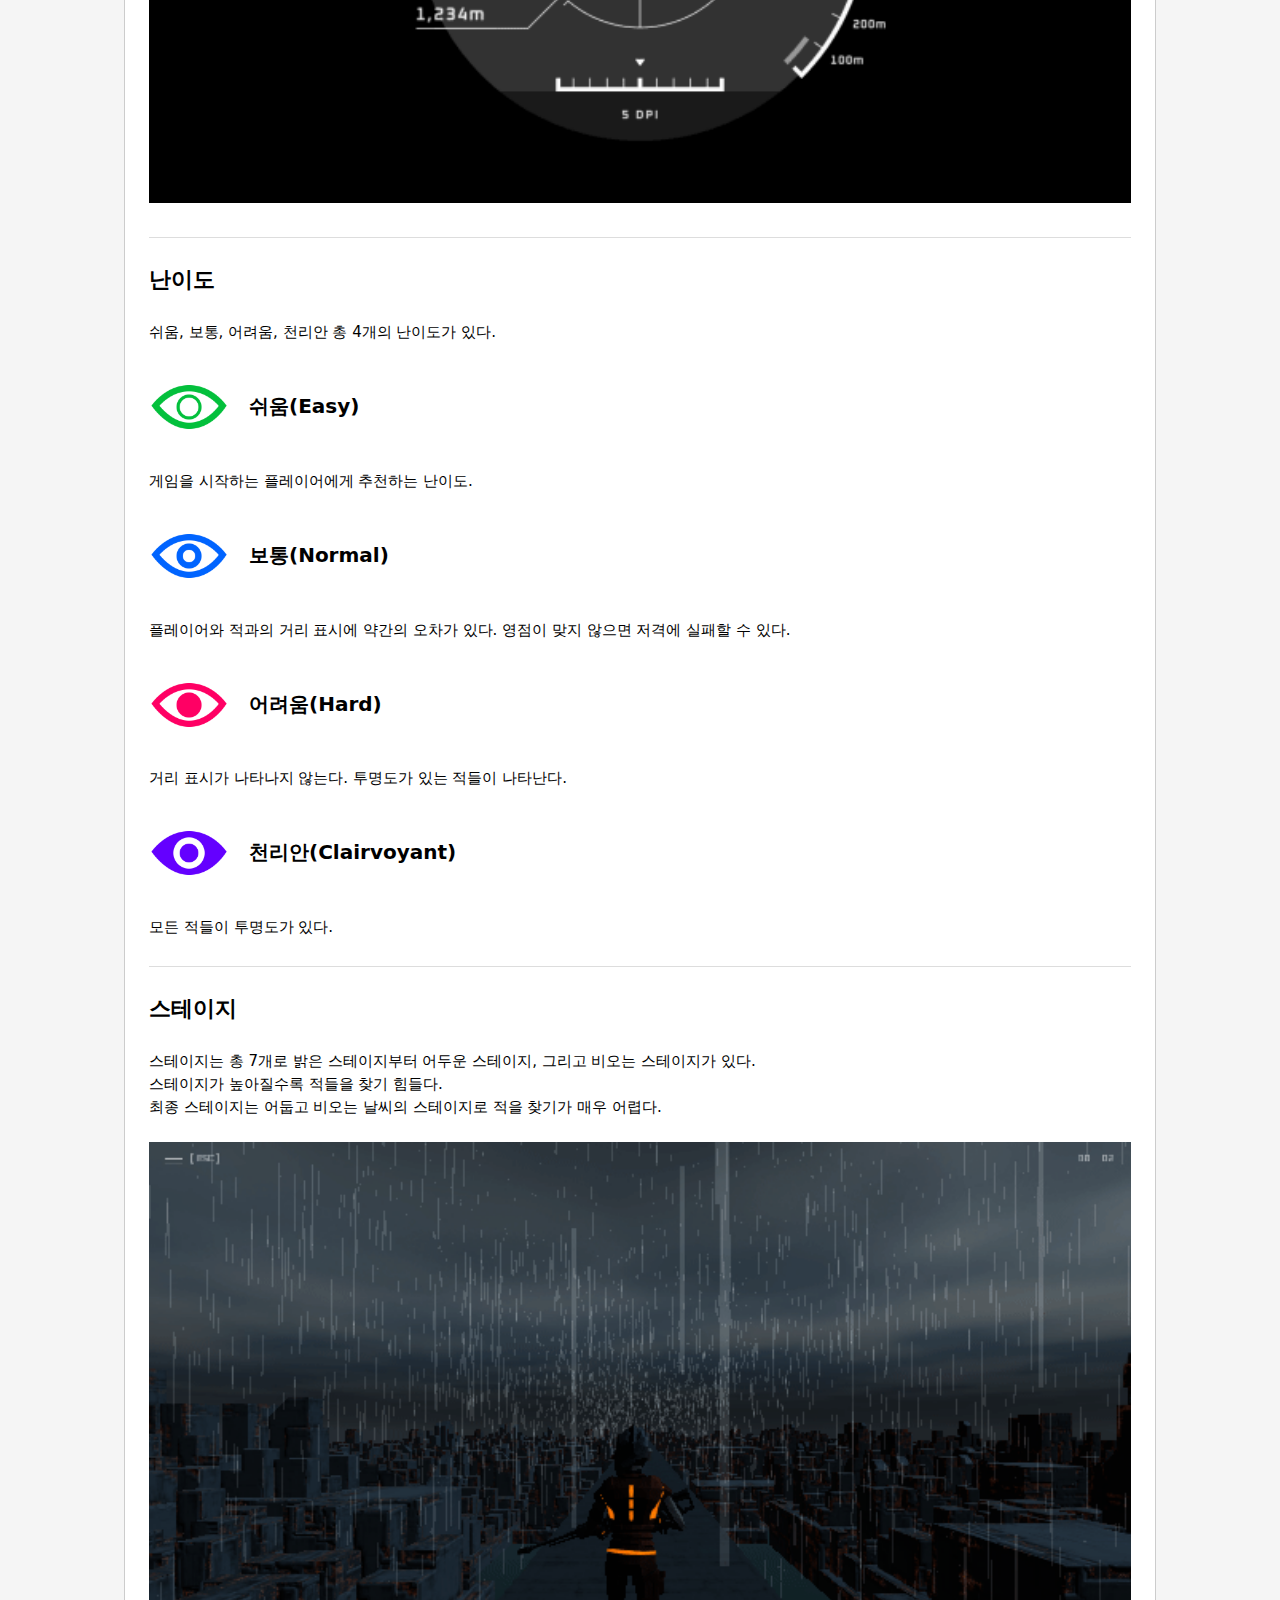
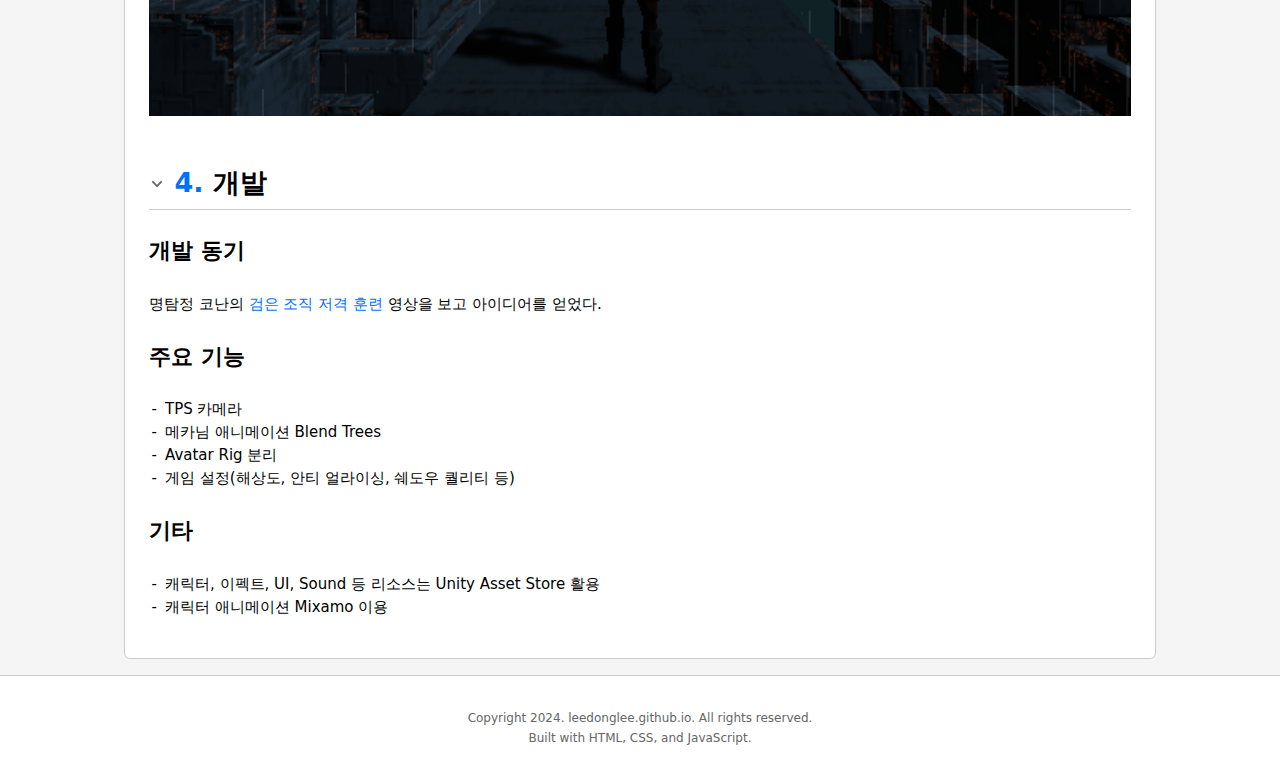
<file: docs/project_sniperroad.html>
<!DOCTYPE html>
<html lang="ko" translate="no">
    <head>
        <meta charset="UTF-8">
        <meta name="viewport" content="width=device-width, initial-scale=1.0">
        <meta name="google" content="notranslate" />
        <!-- CSS -->
        <link href="../css/base.css" type="text/css" media="all" rel="stylesheet" />
        <link href="../css/leedonglee.css?v1.0.0" type="text/css" media="all" rel="stylesheet" />
        <!-- SCRIPTS -->
        <script src="../scripts/jquery-3.3.1.min.js" type="text/javascript"></script>
        <script src="../scripts/leedonglee.js" type="text/javascript"></script>
        <script async src="https://www.googletagmanager.com/gtag/js?id=G-HJVYGYMDYZ"></script>
        <script>
            window.dataLayer = window.dataLayer || [];
            function gtag(){dataLayer.push(arguments);}
            gtag('js', new Date());
            gtag('config', 'G-HJVYGYMDYZ');
        </script>
        <title>이동현/프로젝트/스나이퍼 로드</title>
    </head>
    <body>
        <div id="header">
            <div class="wrap">
                <a href="https://leedonglee.github.io">
                    <img src="../res/common/logo.png" width="36px" height="36px" style="background-color: white; margin-right: 12px;" />
                    LEEDONGLEE
                </a>
            </div>
        </div>
        <div id="container">
            <div class="wrap">
                <div id="page">
                    <h1>이동현/프로젝트/스나이퍼 로드</h1>
                    <h2>최근 수정 시각: 2024-08-22 21:00:00</h2>
                </div>
                <div id="main">

                    <div id="list">
                        <div class="start">목차</div>
                        <div class="items">
                            <div>
                                <a href="#content-1">1</a>
                                <span>개요</span>
                            </div>

                            <div>
                                <a href="#content-2">2</a>
                                <span>트레일러</span>
                            </div>

                            <div>
                                <a href="#content-3">3</a>
                                <span>특징</span>
                            </div>

                            <div>
                                <a href="#content-4">4</a>
                                <span>개발</span>
                            </div>
                        </div>
                    </div>

                    <div id="info">
                        <div id="info-layout">
                            <div id="info-image"><img src="../res/project/sniperroad/cover.png" width="100%" height="100%" /></div>
                        </div>
                        <table>
                            <tr>
                                <th colspan="2">스나이퍼 로드<br>Sniper Road</th>
                            </tr>
                            <tr>
                                <th>개발</th>
                                <td>LEEDONGLEE</td>
                            </tr>
                            <tr>
                                <th>플랫폼</th>
                                <td>Windows</td>
                            </tr>
                            <tr>
                                <th>ESD</th>
                                <td>Steam</td>
                            </tr>
                            <tr>
                                <th>장르</th>
                                <td>3인칭 슈팅 게임</td>
                            </tr>
                            <tr>
                                <th>개발 기간</th>
                                <td>2021년 05월 ~ 2021년 11월</td>
                            </tr>
                            <tr>
                                <th>출시</th>
                                <td>2021년 11월</td>
                            </tr>
                            <tr>
                                <th>엔진</th>
                                <td>유니티 엔진</td>
                            </tr>
                            <!--
                            <tr>
                                <th>해외 등급</th>
                                <td></td>
                            </tr>
                            -->
                            <tr>
                                <th>링크</th>
                                <td>
                                    <div class="links">
                                        <!-- Steam -->
                                        <a href="https://store.steampowered.com/app/1761440/sniperroad/" target="_blank" rel="noopener noreferrer"><img src="../res/profile/links/steam.png" /></a>
                                        <!-- App Store -->
                                        <!-- <a href="" target="_blank" rel="noopener noreferrer"><img src="../res/profile/links/appstore.png" /></a> -->
                                        <!-- Google Play -->
                                        <!-- <a href="" target="_blank" rel="noopener noreferrer"><img src="../res/profile/links/playstore.svg" /></a> -->
                                        <!-- X -->
                                        <!-- <a href="https://x.com/eOHm4rhhpIU7jBE" target="_blank" rel="noopener noreferrer"><img src="../res/profile/links/x.svg" /></a> -->
                                        <!-- YouTube -->
                                        <!-- <a href="https://www.youtube.com/@leedonglee" target="_blank" rel="noopener noreferrer"><img src="../res/profile/links/youtube.png" /></a> -->
                                    </div>
                                </td>
                            </tr>
                        </table>
                    </div>
                </div>

                <div id="content-1">
                    <div class="content-head">
                        <a class="toggle">
                            <img src="../res/common/arrow_down.png" />
                            <span>1</span>
                        </a>
                        <span>개요</span>
                    </div>
                    <div class="content-body">
                        <h1>게임 설명</h1>
                        플레이어는 앞에 숨어 있는 적 저격수들을 찾아 제거하며 앞으로 나아가야 한다.
                        <br>
                        적 저격수의 사정거리 내에 들어서면 먼저 저격당할 위험이 있기 때문에, 적에게 발각되기 전에 신속하게 저격해 제거하는 것이 중요하다.
                        <br>
                        스테이지는 점점 어두워지며, 난이도가 상승할수록 적 저격수들을 발견하는 것이 어려워진다.
                        <br>
                        주의 깊은 탐색과 적 저격수와의 거리를 예측해서 총의 영점을 조절하는 것도 중요하다.
                        <br>
                        저격수의 자격을 시험할 수 있는 게임이다.
                    </div>
                </div>

                <div id="content-2">
                    <div class="content-head">
                        <a class="toggle">
                            <img src="../res/common/arrow_down.png" />
                            <span>2</span>
                        </a>
                        <span>트레일러</span>
                    </div>
                    <div class="content-body">
                        <div class="content-youtube">
                            <iframe src="https://www.youtube.com/embed/JeZ-igjFlBA?si=JnV8Iy68hJeJA0ZJ" title="YouTube video player" frameborder="0" allow="accelerometer; autoplay; clipboard-write; encrypted-media; gyroscope; picture-in-picture; web-share" referrerpolicy="strict-origin-when-cross-origin" allowfullscreen></iframe>
                        </div>
                    </div>
                </div>

                <div id="content-3">
                    <div class="content-head">
                        <a class="toggle">
                            <img src="../res/common/arrow_down.png" />
                            <span>3</span>
                        </a>
                        <span>특징</span>
                    </div>
                    <div class="content-body">
                        <h1>커스텀</h1>
                        다양한 캐릭터와 여러 디자인의 저격총을 선택할 수 있다.
                        <br><br>
                        <img src="../res/project/sniperroad/scshot-1.png" width="100%" />
                        <br><br>
                        다양한 색상의 크로스헤어를 선택할 수 있다.
                        <br><br>
                        <img src="../res/project/sniperroad/crosshair.gif" width="100%" />
                        <hr>
                        <h1>난이도</h1>
                        쉬움, 보통, 어려움, 천리안 총 4개의 난이도가 있다.
                        <br><br>
                        <div style="display: flex; align-items: center; gap: 20px;">
                            <img src="../res/project/sniperroad/easy.png" width="80px" height="80px" /><span style="font-weight: bold; font-size: 20px;">쉬움(Easy)</span>
                        </div>
                        <br>
                        게임을 시작하는 플레이어에게 추천하는 난이도.
                        <br><br>
                        <div style="display: flex; align-items: center; gap: 20px;">
                            <img src="../res/project/sniperroad/normal.png" width="80px" height="80px" /><span style="font-weight: bold; font-size: 20px;">보통(Normal)</span>
                        </div>
                        <br>
                        플레이어와 적과의 거리 표시에 약간의 오차가 있다. 영점이 맞지 않으면 저격에 실패할 수 있다.
                        <br><br>
                        <div style="display: flex; align-items: center; gap: 20px;">
                            <img src="../res/project/sniperroad/hard.png" width="80px" height="80px" /><span style="font-weight: bold; font-size: 20px;">어려움(Hard)</span>
                        </div>
                        <br>
                        거리 표시가 나타나지 않는다. 투명도가 있는 적들이 나타난다.
                        <br><br>
                        <div style="display: flex; align-items: center; gap: 20px;">
                            <img src="../res/project/sniperroad/clairvoyant.png" width="80px" height="80px" /><span style="font-weight: bold; font-size: 20px;">천리안(Clairvoyant)</span>
                        </div>
                        <br>
                        모든 적들이 투명도가 있다.
                        <hr>
                        <h1>스테이지</h1>
                        스테이지는 총 7개로 밝은 스테이지부터 어두운 스테이지, 그리고 비오는 스테이지가 있다.
                        <br>
                        스테이지가 높아질수록 적들을 찾기 힘들다.
                        <br>
                        최종 스테이지는 어둡고 비오는 날씨의 스테이지로 적을 찾기가 매우 어렵다.
                        <br><br>
                        <img src="../res/project/sniperroad/city.gif" width="100%" />
                    </div>
                </div>

                <div id="content-4">
                    <div class="content-head">
                        <a class="toggle">
                            <img src="../res/common/arrow_down.png" />
                            <span>4</span>
                        </a>
                        <span>개발</span>
                    </div>
                    <div class="content-body">
                        <h1>개발 동기</h1>
                        명탐정 코난의 <a class="link" href="https://www.youtube.com/watch?v=gtwJ6t--ipI" target="_blank" rel="noopener noreferrer">검은 조직 저격 훈련</a> 영상을 보고 아이디어를 얻었다.
                        <h1>주요 기능</h1>
                        <ul>
                            <li>TPS 카메라</li>
                            <li>메카님 애니메이션 Blend Trees</li>
                            <li>Avatar Rig 분리</li>
                            <li>게임 설정(해상도, 안티 얼라이싱, 쉐도우 퀄리티 등)</li>
                        </ul>
                        <h1>기타</h1>
                        <ul>
                            <li>캐릭터, 이펙트, UI, Sound 등 리소스는 Unity Asset Store 활용</li>
                            <li>캐릭터 애니메이션 Mixamo 이용</li>
                        </ul>
                    </div>
                </div>
            </div>
        </div>
        <div id="footer">
            <div class="wrap">
                Copyright 2024. leedonglee.github.io. All rights reserved. 
                <br>
                Built with HTML, CSS, and JavaScript.
            </div>
        </div>
    </body>
</html>
</file>
<file: css/style.css>
@charset "UTF-8";
@import url(./template.css);

:root {
  --main: #F5F5F5;
}

/* Nav */

nav .fixed-area {
  padding: 20px;
}

nav button {
  width: 100%;
}

.folders {
  padding-top: 24px;    
}

.folders header {
  margin-bottom: 24px;
  font-weight: 600;
}

.folders button {
  display: flex;
  align-items: center;
  justify-content: space-between;
  margin-bottom: 8px;
  padding: 0 16px;
  text-align: left;
}

.folders button .left {
  display: flex;
  align-items: center;
}

.folders button .left {
  display: flex;
  align-items: center;
}

.folders button .left::before {
  display: inline-block;
  margin-right: 8px;
  width: 4px;
  height: 4px;
  border-radius: 4px;
  background-color: #000;
  content: ''
}

.folders button .right {
  display: none;
}

.folders button:hover .right {
  display: flex;
}
</file>
<file: _nuxt/error-404.4oxyXxx0.css>
.spotlight[data-v-06403dcb]{background:linear-gradient(45deg,#00dc82,#36e4da 50%,#0047e1);bottom:-30vh;filter:blur(20vh);height:40vh}.gradient-border[data-v-06403dcb]{-webkit-backdrop-filter:blur(10px);backdrop-filter:blur(10px);border-radius:.5rem;position:relative}@media (prefers-color-scheme:light){.gradient-border[data-v-06403dcb]{background-color:#ffffff4d}.gradient-border[data-v-06403dcb]:before{background:linear-gradient(90deg,#e2e2e2,#e2e2e2 25%,#00dc82,#36e4da 75%,#0047e1)}}@media (prefers-color-scheme:dark){.gradient-border[data-v-06403dcb]{background-color:#1414144d}.gradient-border[data-v-06403dcb]:before{background:linear-gradient(90deg,#303030,#303030 25%,#00dc82,#36e4da 75%,#0047e1)}}.gradient-border[data-v-06403dcb]:before{background-size:400% auto;border-radius:.5rem;bottom:0;content:"";left:0;-webkit-mask:linear-gradient(#fff 0 0) content-box,linear-gradient(#fff 0 0);mask:linear-gradient(#fff 0 0) content-box,linear-gradient(#fff 0 0);-webkit-mask-composite:xor;mask-composite:exclude;opacity:.5;padding:2px;position:absolute;right:0;top:0;transition:background-position .3s ease-in-out,opacity .2s ease-in-out;width:100%}.gradient-border[data-v-06403dcb]:hover:before{background-position:-50% 0;opacity:1}.fixed[data-v-06403dcb]{position:fixed}.left-0[data-v-06403dcb]{left:0}.right-0[data-v-06403dcb]{right:0}.z-10[data-v-06403dcb]{z-index:10}.z-20[data-v-06403dcb]{z-index:20}.grid[data-v-06403dcb]{display:grid}.mb-16[data-v-06403dcb]{margin-bottom:4rem}.mb-8[data-v-06403dcb]{margin-bottom:2rem}.max-w-520px[data-v-06403dcb]{max-width:520px}.min-h-screen[data-v-06403dcb]{min-height:100vh}.w-full[data-v-06403dcb]{width:100%}.flex[data-v-06403dcb]{display:flex}.cursor-pointer[data-v-06403dcb]{cursor:pointer}.place-content-center[data-v-06403dcb]{place-content:center}.items-center[data-v-06403dcb]{align-items:center}.justify-center[data-v-06403dcb]{justify-content:center}.overflow-hidden[data-v-06403dcb]{overflow:hidden}.bg-white[data-v-06403dcb]{--un-bg-opacity:1;background-color:rgb(255 255 255/var(--un-bg-opacity))}.px-4[data-v-06403dcb]{padding-left:1rem;padding-right:1rem}.px-8[data-v-06403dcb]{padding-left:2rem;padding-right:2rem}.py-2[data-v-06403dcb]{padding-bottom:.5rem;padding-top:.5rem}.text-center[data-v-06403dcb]{text-align:center}.text-8xl[data-v-06403dcb]{font-size:6rem;line-height:1}.text-xl[data-v-06403dcb]{font-size:1.25rem;line-height:1.75rem}.text-black[data-v-06403dcb]{--un-text-opacity:1;color:rgb(0 0 0/var(--un-text-opacity))}.font-light[data-v-06403dcb]{font-weight:300}.font-medium[data-v-06403dcb]{font-weight:500}.leading-tight[data-v-06403dcb]{line-height:1.25}.font-sans[data-v-06403dcb]{font-family:ui-sans-serif,system-ui,-apple-system,BlinkMacSystemFont,Segoe UI,Roboto,Helvetica Neue,Arial,Noto Sans,sans-serif,Apple Color Emoji,Segoe UI Emoji,Segoe UI Symbol,Noto Color Emoji}.antialiased[data-v-06403dcb]{-webkit-font-smoothing:antialiased;-moz-osx-font-smoothing:grayscale}@media (prefers-color-scheme:dark){.dark\:bg-black[data-v-06403dcb]{--un-bg-opacity:1;background-color:rgb(0 0 0/var(--un-bg-opacity))}.dark\:text-white[data-v-06403dcb]{--un-text-opacity:1;color:rgb(255 255 255/var(--un-text-opacity))}}@media (min-width:640px){.sm\:px-0[data-v-06403dcb]{padding-left:0;padding-right:0}.sm\:px-6[data-v-06403dcb]{padding-left:1.5rem;padding-right:1.5rem}.sm\:py-3[data-v-06403dcb]{padding-bottom:.75rem;padding-top:.75rem}.sm\:text-4xl[data-v-06403dcb]{font-size:2.25rem;line-height:2.5rem}.sm\:text-xl[data-v-06403dcb]{font-size:1.25rem;line-height:1.75rem}}
</file>
<file: _nuxt/error-500.CZqNkBuR.css>
.spotlight[data-v-4b6f0a29]{background:linear-gradient(45deg,#00dc82,#36e4da 50%,#0047e1);filter:blur(20vh)}.fixed[data-v-4b6f0a29]{position:fixed}.-bottom-1\/2[data-v-4b6f0a29]{bottom:-50%}.left-0[data-v-4b6f0a29]{left:0}.right-0[data-v-4b6f0a29]{right:0}.grid[data-v-4b6f0a29]{display:grid}.mb-16[data-v-4b6f0a29]{margin-bottom:4rem}.mb-8[data-v-4b6f0a29]{margin-bottom:2rem}.h-1\/2[data-v-4b6f0a29]{height:50%}.max-w-520px[data-v-4b6f0a29]{max-width:520px}.min-h-screen[data-v-4b6f0a29]{min-height:100vh}.place-content-center[data-v-4b6f0a29]{place-content:center}.overflow-hidden[data-v-4b6f0a29]{overflow:hidden}.bg-white[data-v-4b6f0a29]{--un-bg-opacity:1;background-color:rgb(255 255 255/var(--un-bg-opacity))}.px-8[data-v-4b6f0a29]{padding-left:2rem;padding-right:2rem}.text-center[data-v-4b6f0a29]{text-align:center}.text-8xl[data-v-4b6f0a29]{font-size:6rem;line-height:1}.text-xl[data-v-4b6f0a29]{font-size:1.25rem;line-height:1.75rem}.text-black[data-v-4b6f0a29]{--un-text-opacity:1;color:rgb(0 0 0/var(--un-text-opacity))}.font-light[data-v-4b6f0a29]{font-weight:300}.font-medium[data-v-4b6f0a29]{font-weight:500}.leading-tight[data-v-4b6f0a29]{line-height:1.25}.font-sans[data-v-4b6f0a29]{font-family:ui-sans-serif,system-ui,-apple-system,BlinkMacSystemFont,Segoe UI,Roboto,Helvetica Neue,Arial,Noto Sans,sans-serif,Apple Color Emoji,Segoe UI Emoji,Segoe UI Symbol,Noto Color Emoji}.antialiased[data-v-4b6f0a29]{-webkit-font-smoothing:antialiased;-moz-osx-font-smoothing:grayscale}@media (prefers-color-scheme:dark){.dark\:bg-black[data-v-4b6f0a29]{--un-bg-opacity:1;background-color:rgb(0 0 0/var(--un-bg-opacity))}.dark\:text-white[data-v-4b6f0a29]{--un-text-opacity:1;color:rgb(255 255 255/var(--un-text-opacity))}}@media (min-width:640px){.sm\:px-0[data-v-4b6f0a29]{padding-left:0;padding-right:0}.sm\:text-4xl[data-v-4b6f0a29]{font-size:2.25rem;line-height:2.5rem}}
</file>
<file: css/base.css>
*, ::before, ::after {
	box-sizing: border-box;
	scroll-behavior: smooth;
	line-height:var(--line-height); /* also for: letter-spacing? */
	background-repeat: no-repeat;
}
html {
	block-size: 100%; /* 100dvh? */
	word-break:break-word;
	overflow-wrap:break-word;
	-webkit-hyphens: auto;
	hyphens: auto;
	hyphenate-limit-chars:auto 3; /* only chrome >= 109 */
	tab-size: 4;
	--line-height: calc(1em + .5rem);
	-webkit-tap-highlight-color: transparent;
	font-family: system-ui, BlinkMacSystemFont, "Segoe UI", Roboto, "Helvetica Neue", Arial, "Noto Sans", sans-serif;
	font-size: calc(12px + .3vw);
	/* scrollbar-gutter: stable; */
	overflow-y: auto;
}
body {
	margin:auto;
	min-block-size: 100%;
	/* font-size:max(1rem, 16px); */ /* 16px => safari ios dont zoom in */
}
h1, h2, h3, h4, h5, h6 {
	margin-block:1em;
}
h1, h2, h3, h4, h5, h6, figcaption, blockquote, legend, caption { /* th? */
	text-wrap: balance; /* chrome 114, ff121, sf17.4? */
}
hr {
	border-style:solid;
	border-width:0 0 1px 0;
	border-top-width:0 !important;
}
video, audio, video, iframe {
	width: 100%;
	/*width:-moz-available;
	width:-webkit-fill-available;*/
}
img, svg, canvas {
	max-width: 100%;
	/* max-width:-moz-available; incompatibility causes problems
	max-width:-webkit-fill-available; */
}
img, svg, video, canvas {
	object-fit:cover;
	height: auto;
}
video { background-color:#aaa; }
script, style {
	white-space: pre;
	font-family: monospace;
	margin-block: 1rem;
	overflow:auto;
}
/* table */
table {
	border-collapse: collapse;
	border-spacing: 0; /* if not collapsed, border-spacing defaults to 0 */
	font-variant-numeric: tabular-nums;
}
th {
	text-align: inherit;
	text-align: -webkit-match-parent; /* inherit not working in safari */
}
/* nav */
nav a { text-decoration:none; } /* display:block? color:inherit? */
nav li { list-style: none; }
/* nav ul { padding-left:1.5em; }
nav > ul { padding-left:0; } */
nav ul { padding-inline-start:1.5em; }
nav > ul { padding-inline-start:0; }

/* clickable */
select, summary, label, button:not(:disabled), [type=checkbox], [type=radio], [type=file], .btn {
	cursor:pointer;
}

[inert] { opacity:.4; }

/* form */
input, textarea, select, button, .btn {
	padding:.2em;
	border:1px solid rgba(0,0,0,.5);
	font: inherit; /* inherits line-height which is stronger than `* { line-height:var(--line-height); }` */
	/*
	try to match immutable select-line-height
	in chrome:1.22, in ff:1.17 (best fit line-height:1.19?)
	"normal" does not work in chrome unlike appereance:none
	*/
	line-height:var(--line-height);
	--line-height:normal;
}
button, .btn {
	padding-inline:.7em;
	/* text-decoration:none; if a.btn, or a button zzz in classless*/
}
select { background-color:Field; }
textarea {
	vertical-align: baseline;
	vertical-align: -webkit-baseline-middle;
}
textarea { resize: vertical; }
/* textarea:not(:hover) { resize:none; } some browsers may stop resizing if mouse resize is none */

input, textarea { inline-size:13rem; }
[type=radio], [type=checkbox], [type=file], [type=date], [type=time], [type=datetime-local], [type=color] { inline-size:revert; }  /* todo: incomplete? */
[type=range] { vertical-align:middle }
</file>
<file: css/leedonglee.css>
:root {
	--bg-color: #000000;
	--main-color: #010B13;
	--text-color: #000000;
	--text-a-color: #0070FF;
	--text-b-color: #FF0080;
	--border-color: #CCCCCC;
}

body {
	font-size: 15px;
	background-color: var(--bg-color);
	color: var(--text-color);
}

a {
	text-decoration: none;
}

h1, h2, h3, h4, h5, h6 {
	margin: 0;
	font-size: 15px;
	font-weight: normal;
}

#header, #container, #footer {
	display: flex;
	justify-content: center;
}

.wrap {
	width: 1032px;
}

/* Header */

#header {
	background-color: var(--main-color);
}

#header a {
	display: inline-flex;
	align-items: center;
	height: 56px;
	font-size: 16px;
	color: white;
}

/* Container */

#container {
	padding: 16px 0px;
	background-color: #F5F5F5;
}

#container .wrap {
	padding: 24px;
	background-color: #FFFFFF;
	border: 1px solid var(--border-color);
	border-radius: 6px;
}

#container .wrap .link {
	text-decoration: none;
	color: var(--text-a-color);
}

#container .wrap .accent {
	font-weight: bold;
	text-decoration: none;
	color: var(--text-b-color);
}

#container .wrap .icon {
	width: 20px;
	vertical-align: text-bottom;
}

/* Container - Page */

#page h1 {
	font-size: 2rem;
	font-weight: 700;
	line-height: 1;
}

#page h2 {
	margin: 0.5rem 0 0;
	font-size: 0.8rem;
	color: #666666;	
}

/* Container - Main */

#main {
	display: flex;
	flex-direction: row;
	justify-content: space-between;
	margin-top: 24px;
}

/* Container - Main - List */

#list {
	padding: 14px 14px 0px 14px;
	width: 364px;
	height: fit-content;
	border: 1px solid var(--border-color);
}

#list .start {
	font-size: 1.2rem;
}

#list .items {
	padding: 20px 6px;
	font-size: 15px;
}

#list .items a {
	color: var(--text-a-color);
}

#list .items a::after {
	content: '.';
}

#list .items .index-sub {
	margin-left: 20px;
}

/* Container - Main - Info */

#info {
	width: 500px;
	border: 2px solid var(--main-color);
	font-size: 15px;
}

/* Container - Main - Info - Layout */

#info-layout {
	width: 100%;
	padding-bottom: 100%;
	position: relative;
}

/* Container - Main - Info - Layout - Image */

#info-image {
	display: flex;
	align-items: center;
	justify-content: center;
	background-repeat: no-repeat;
	background-position: center;
	background-size: 60%;
	position: absolute;
	top: 0;
	left: 0;
	right: 0;
	bottom: 0;
}

/* Container - Main - Info - Table */

#info table {
	width: 100%;
}

#info table th, #info table td {
	padding: 5px 10px;
}

#info table th {
	text-align: center;
	background-color: var(--main-color);
	color: #FFFFFF;
	border-bottom: 1px solid #FFFFFF;
}

#info table td {
	width: 75%;
	color: var(--text-color);
	border-bottom: 1px solid var(--border-color);
}

#info table .info-name {
	background-color: #FFFFFF;
	color: var(--text-color);
	border-bottom: 1px solid var(--border-color);
}

#info table tr:last-child th, #info table tr:last-child td {
	border-bottom: none;
}

#info table th a {
	cursor: pointer;
	user-select: none;
	-ms-use-select: none;
	-moz-user-select: none;
	-webkit-user-select: none;
}

#info table .links {
	display: flex;
	flex-wrap: wrap;
	gap: 5px 10px;
	align-items: center;
}

#info table .links a {
	display: inline-flex;
}

#info table .links a img {
	width: 21px;
	min-width: 21px;
	height: 21px;
}

#info .more-info {
	border-top: 1px solid #FFFFFF;
}

#info table.hidden {
	display: none;
}

/* Container - Content */

.content-head {
	margin: 1.6em 0 0.6em;
	padding-bottom: 8px;
	font-size: 1.8em;
	font-weight: bold;
	border-bottom: 1px solid var(--border-color);
}

.content-head .period {
	position: relative;
	bottom: 1px;
	margin-left: 10px;
	font-size: 15px;
	white-space: nowrap;
	color: var(--text-b-color);
}

.content-head .toggle {
	color: var(--text-a-color);
	cursor: pointer;
	user-select: none;
	-ms-use-select: none;
	-moz-user-select: none;
	-webkit-user-select: none;
}

.content-head .toggle img {
	width: 16px;
}

.content-head .toggle span::after {
	content: '.';
}

.content-body {
	font-size: 15px;
}

.content-body hr {
	margin: 1.8em 0;
	border: 1px solid #DDDDDD;
}

.content-body h1 {
	margin: 1.2em 0;
	font-size: 22px;
	font-weight: bold;
}

.content-body h2 {
	margin: 1.2em 0;
	font-size: 18px;
	font-weight: bold;
}

.content-body ul {
	padding-left: 8px;
}

.content-body ul li {
	padding-left: 8px;
	list-style-type: '-';
}

.content-youtube {
	position: relative;
    padding-top: 60%;
    width: 100%;
    height: 0;
}

.content-youtube > iframe {
	position: absolute;
    top: 0;
    left: 0;
    width: 100%;
    height: 100%;
}

/* Container - Content (Hidden) */

.hidden .content-head {
	opacity: 0.5;
}

.hidden .content-head .toggle img {
	transform: rotate(-90deg);
}

.hidden .content-body {
	display: none;
}

/* Footer */

#footer {
	height: 107px;
	background-color: #FFFFFF;
	border-top: 1px solid var(--border-color);
}

#footer .wrap {
	display: flex;
	align-items: center;
	justify-content: center;
	font-size: 12px;
	color: #666666;
	text-align: center;
}

/****************************************/

@media (max-width: 1100px) {
	.wrap {
		margin: 0px 16px;
		width: 100%;
	}
}

@media (max-width: 980px) {
	#main {
		flex-direction: column-reverse;
		gap: 24px;
		align-items: center;
		justify-content: start;
	}

	#list {
		width: 500px;
	}
}

@media (max-width: 600px) {
	#list, #info {
		width: 100%;
	}
}
</file>
